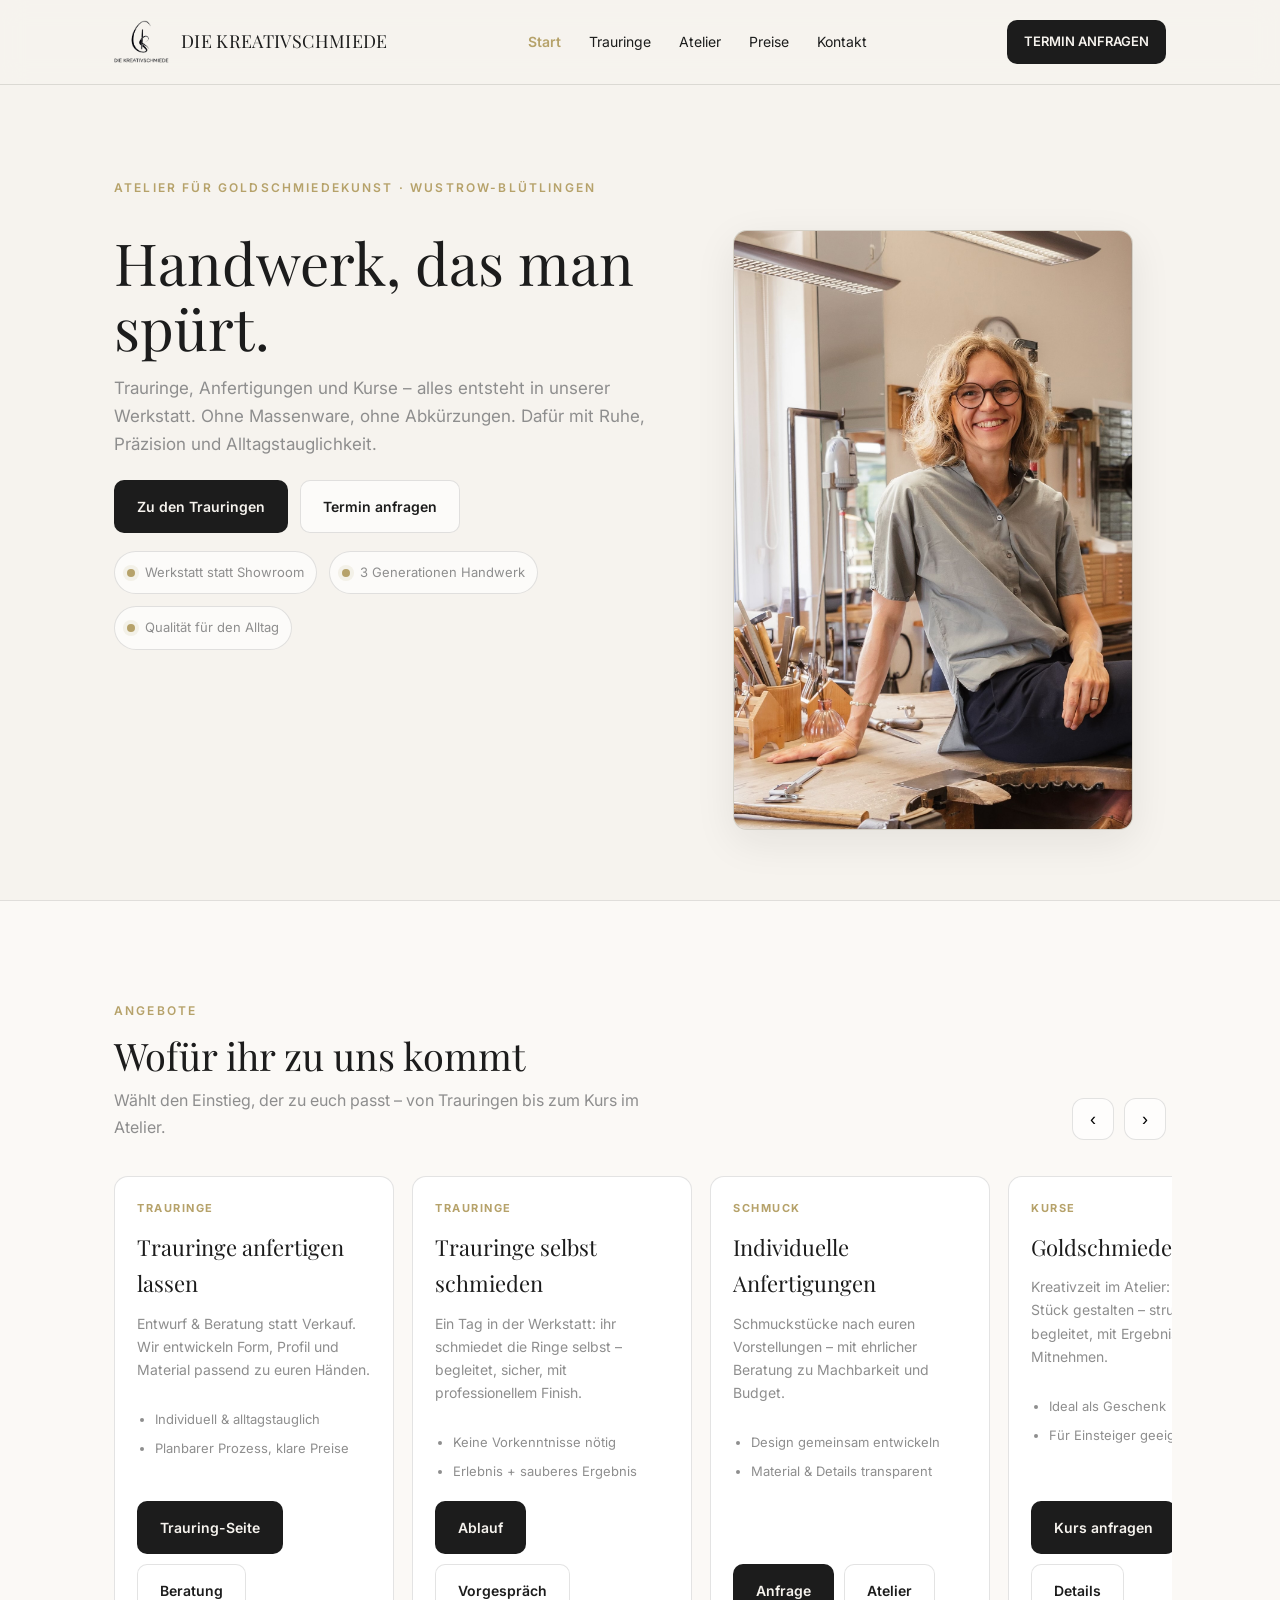
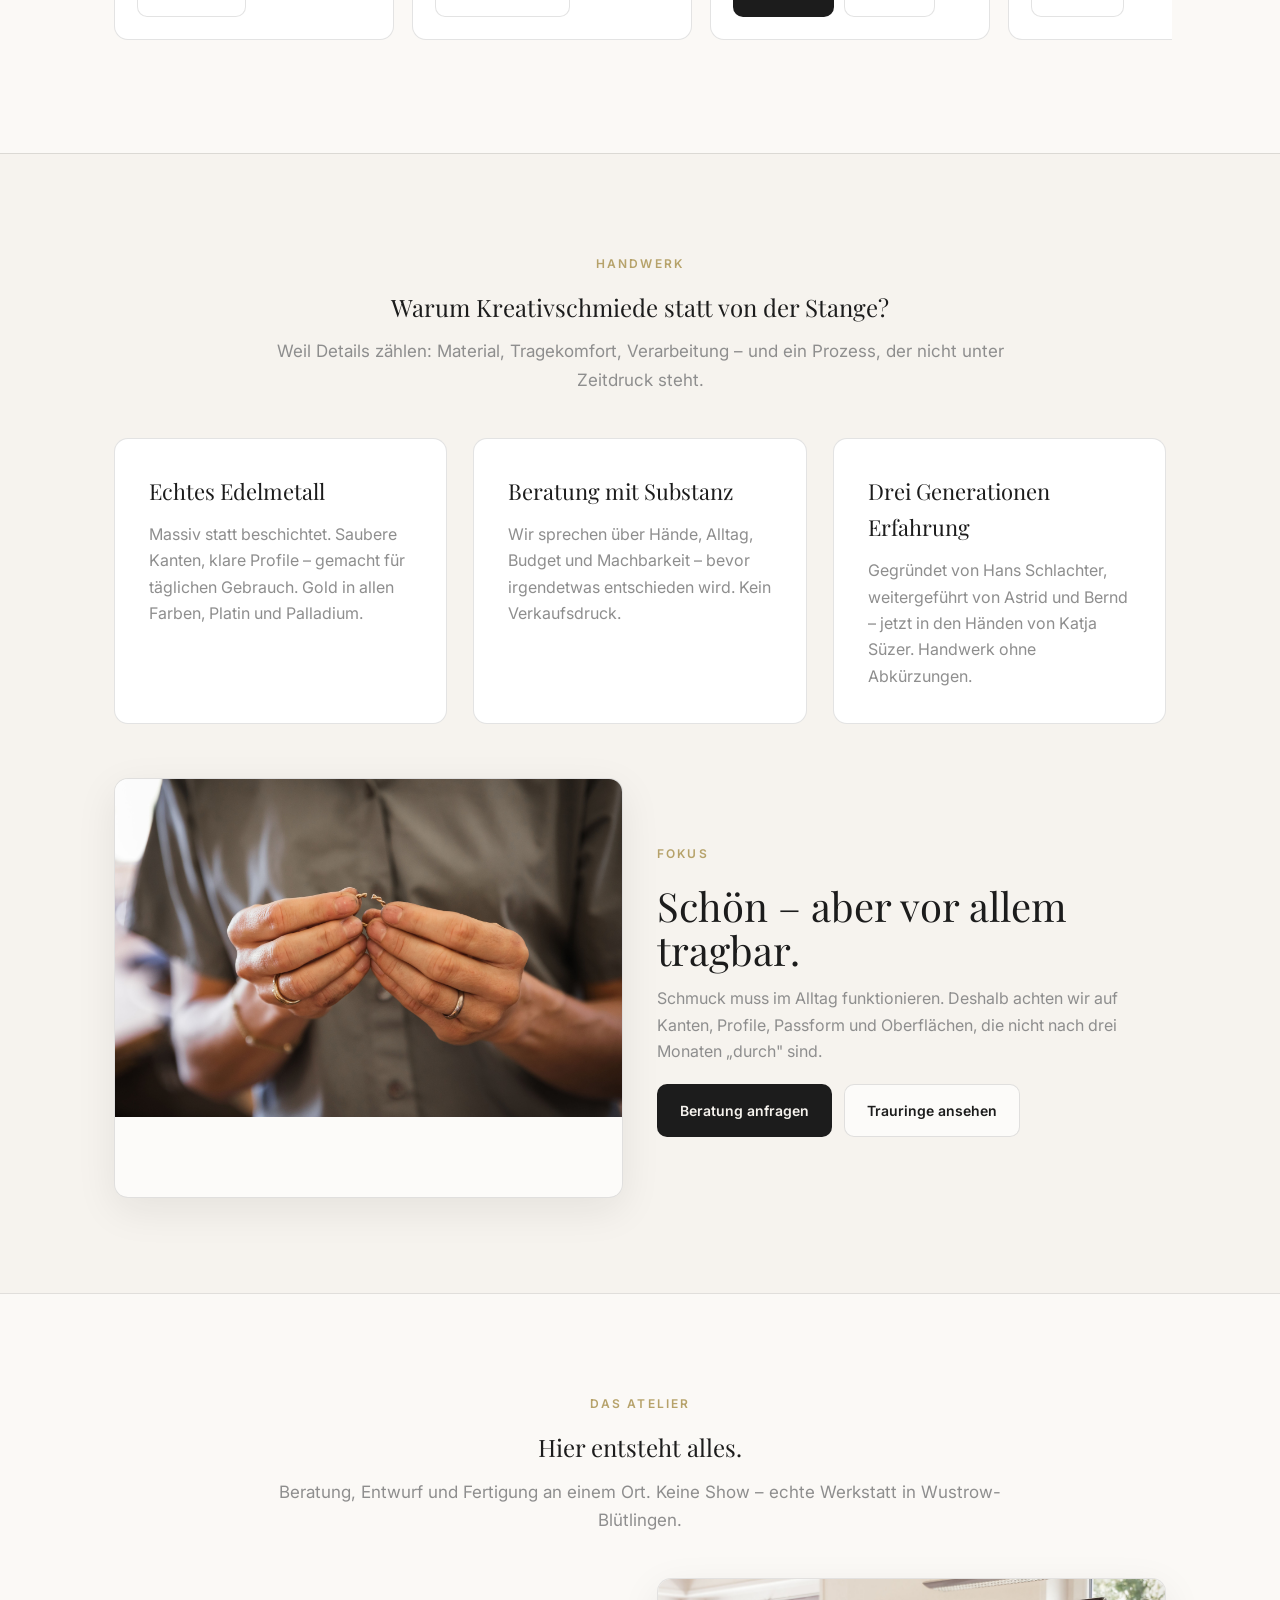
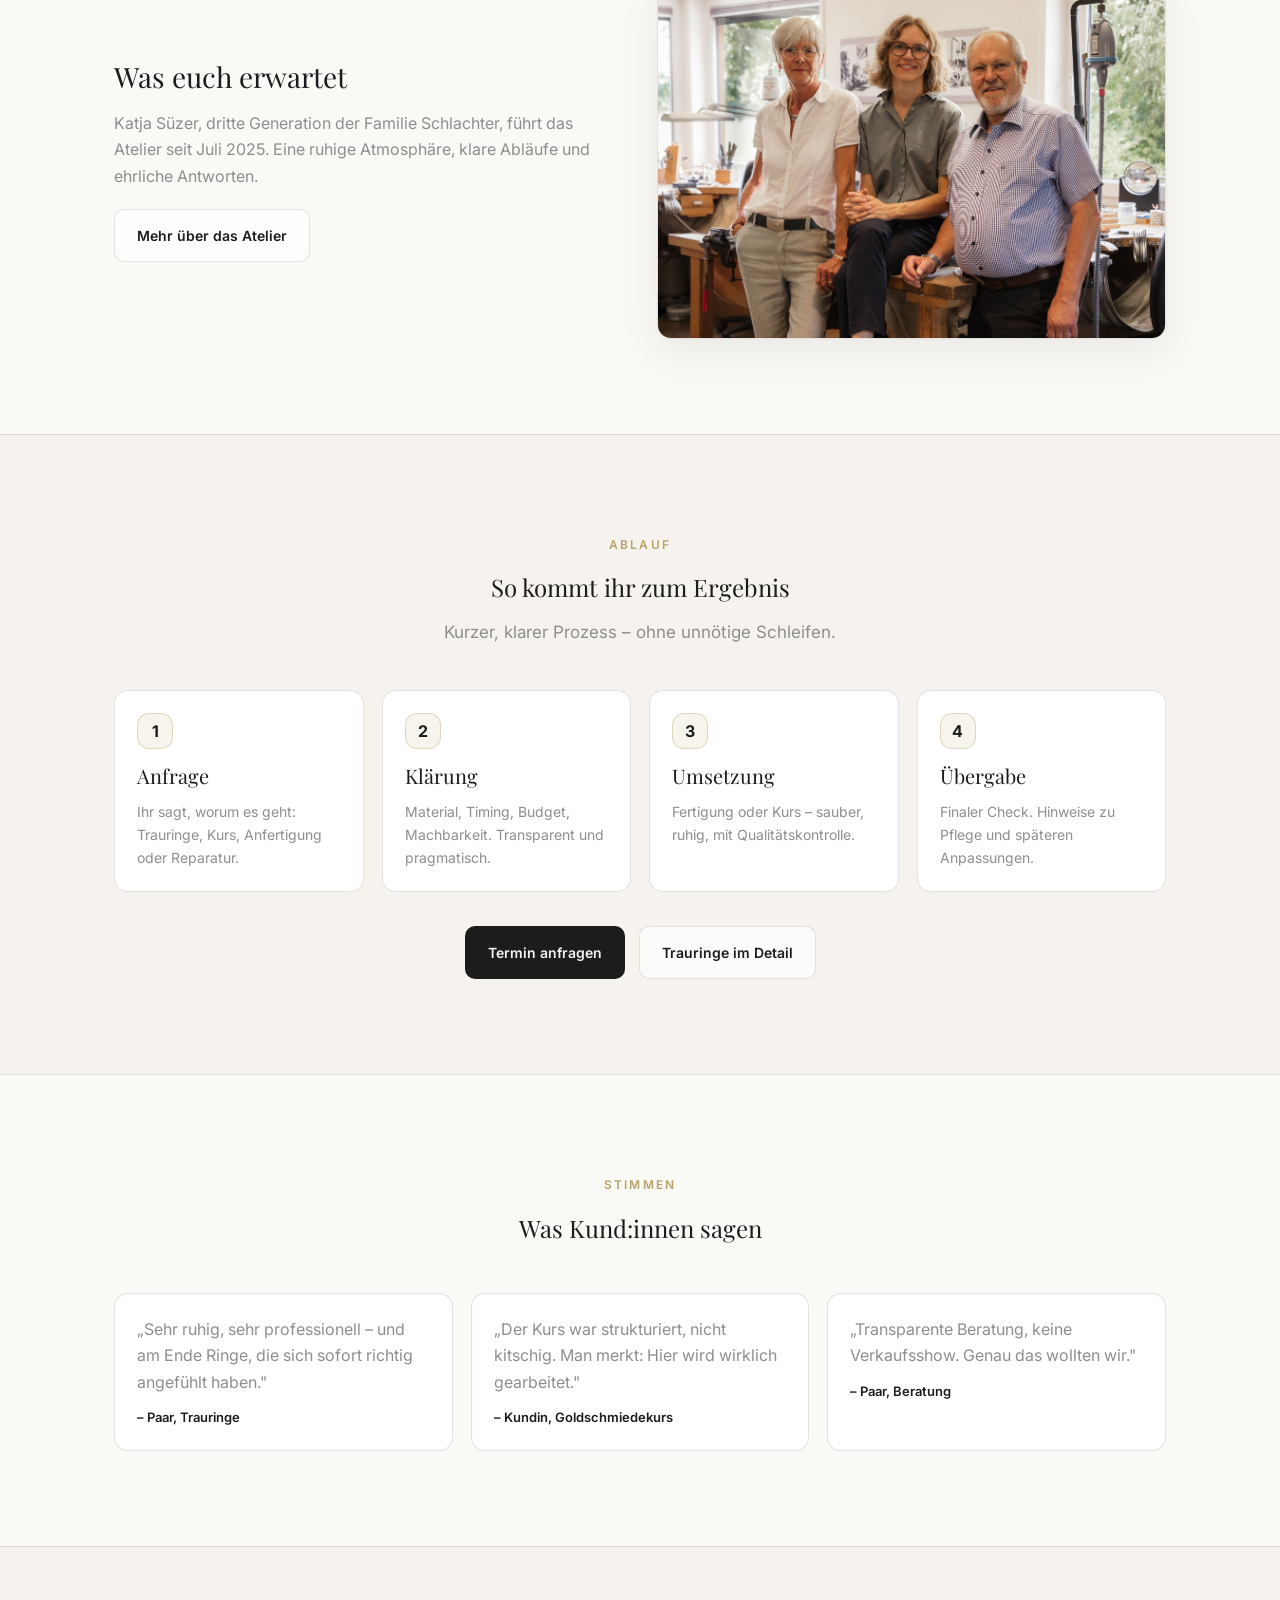
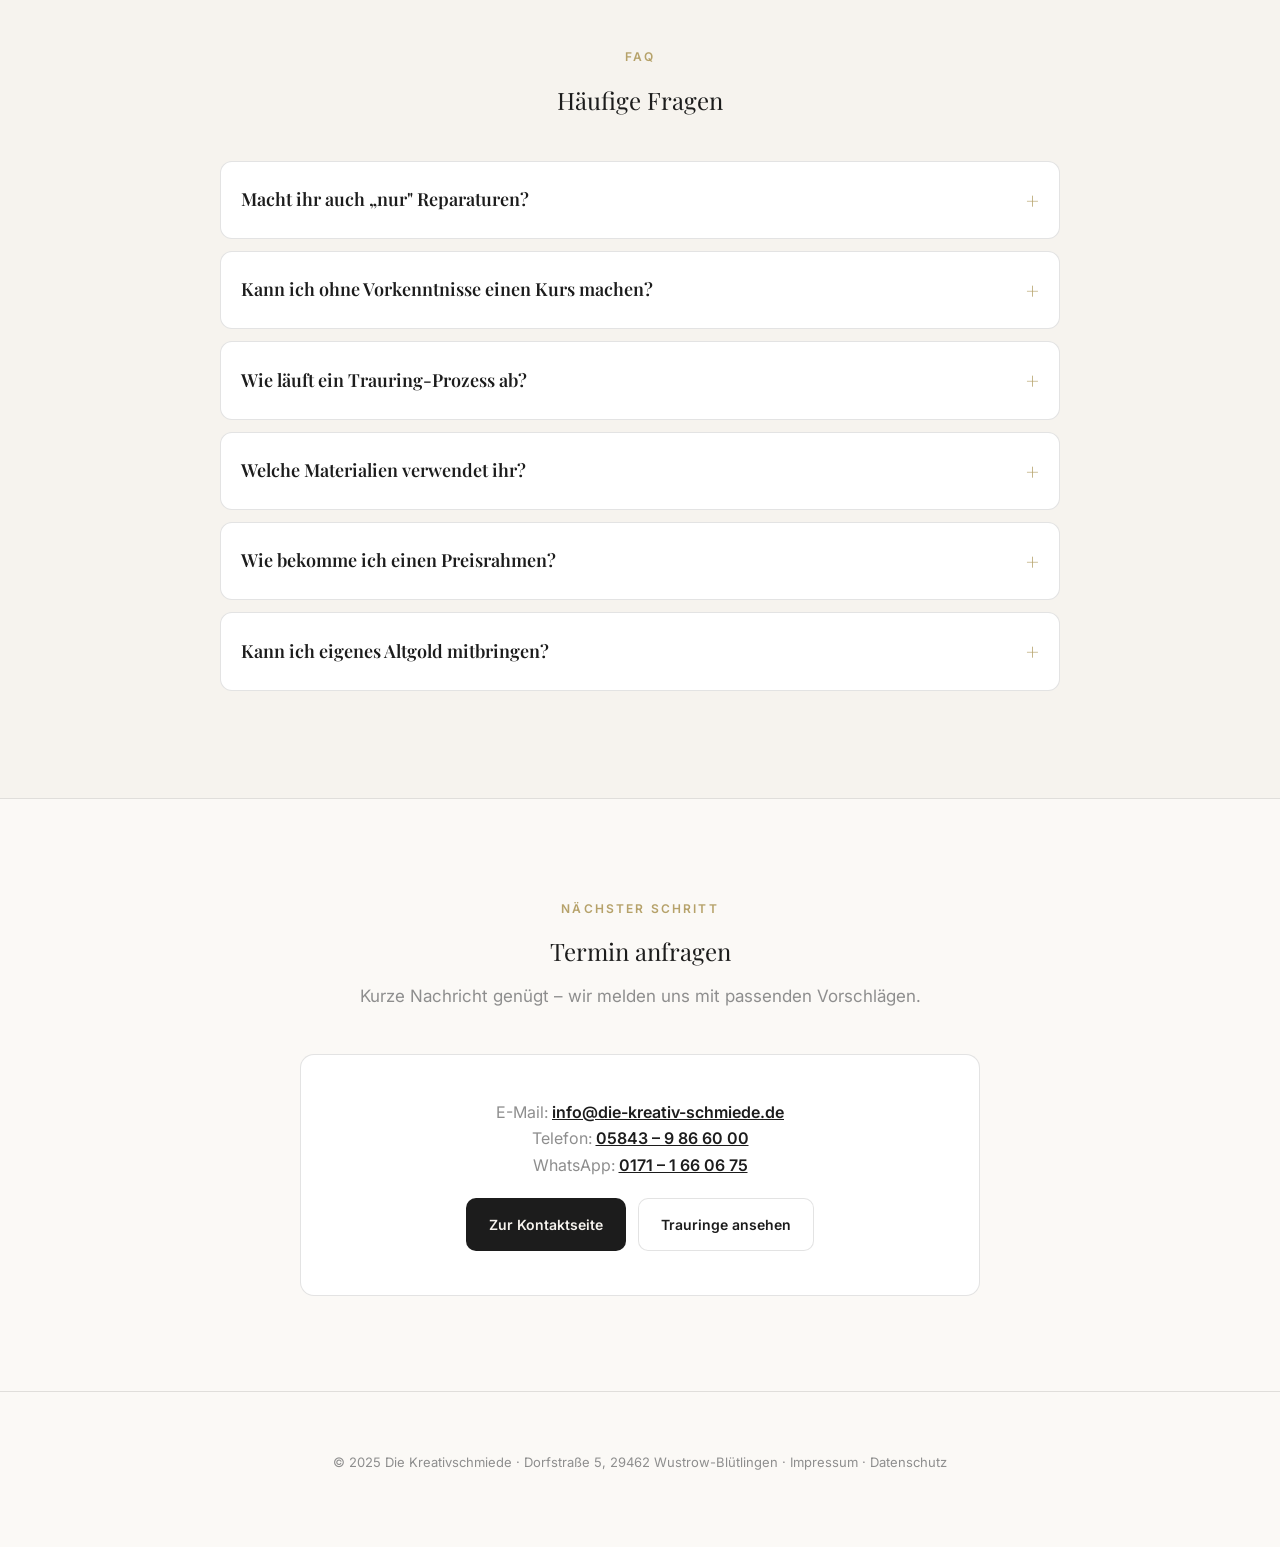
<file: index.html>
<!doctype html>
<html lang="de">
<head>
  <meta charset="utf-8" />
  <meta name="viewport" content="width=device-width, initial-scale=1" />
  <title>Goldschmiede Wustrow-Blütlingen | Trauringe & Kurse – Die Kreativschmiede</title>
  <meta name="description" content="Atelier für Trauringe, individuelle Anfertigungen und Goldschmiedekurse in Wustrow-Blütlingen. Handwerkliche Qualität seit 3 Generationen – persönlich, präzise, alltagstauglich." />
  <link rel="canonical" href="https://www.die-kreativ-schmiede.de/" />

  <!-- Preconnect für schnelleres Font-Laden -->
  <link rel="preconnect" href="https://fonts.googleapis.com" />
  <link rel="preconnect" href="https://fonts.gstatic.com" crossorigin />

  <!-- Open Graph -->
  <meta property="og:type" content="website" />
  <meta property="og:url" content="https://www.die-kreativ-schmiede.de/" />
  <meta property="og:title" content="Die Kreativschmiede – Goldschmiede Wustrow-Blütlingen" />
  <meta property="og:description" content="Trauringe anfertigen oder selbst schmieden, individuelle Anfertigungen und Goldschmiedekurse. Werkstattqualität seit 3 Generationen." />
  <meta property="og:image" content="https://www.die-kreativ-schmiede.de/images/atelier_uebermich.jpg" />
  <meta property="og:locale" content="de_DE" />
  <meta property="og:site_name" content="Die Kreativschmiede" />
  <meta name="twitter:card" content="summary_large_image" />

  <!-- Structured Data: LocalBusiness -->
  <script type="application/ld+json">
  {
    "@context": "https://schema.org",
    "@type": "JewelryStore",
    "name": "Die Kreativschmiede",
    "description": "Atelier für Trauringe, individuelle Anfertigungen und Goldschmiedekurse in Wustrow-Blütlingen. Drei Generationen Goldschmiedehandwerk.",
    "url": "https://www.die-kreativ-schmiede.de",
    "telephone": ["+4958439866000", "+491711660675"],
    "email": "info@die-kreativ-schmiede.de",
    "address": {
      "@type": "PostalAddress",
      "streetAddress": "Dorfstraße 5",
      "addressLocality": "Wustrow",
      "addressRegion": "Niedersachsen",
      "postalCode": "29462",
      "addressCountry": "DE"
    },
    "geo": {
      "@type": "GeoCoordinates",
      "latitude": 52.9176,
      "longitude": 11.1205
    },
    "openingHoursSpecification": [
      {
        "@type": "OpeningHoursSpecification",
        "dayOfWeek": ["Thursday", "Friday"],
        "opens": "09:30",
        "closes": "17:00"
      }
    ],
    "priceRange": "€€",
    "image": "https://www.die-kreativ-schmiede.de/images/atelier_uebermich.jpg",
    "hasMap": "https://maps.google.com/?q=Die+Kreativschmiede,+Dorfstra%C3%9Fe+5,+29462+Wustrow"
  }
  </script>

  <link rel="stylesheet" href="css/style.css" />

  <style>
    /* ---- Page-specific ---- */

    /* Hero */
    .home-hero {
      padding: 88px 0 70px;
    }
    .hero-grid {
      display: grid;
      grid-template-columns: 1.15fr 0.85fr;
      gap: 34px;
      align-items: start;
      margin-top: 18px;
    }
    .home-hero h1 {
      font-size: clamp(34px, 5vw, 58px);
      line-height: 1.12;
      margin-bottom: 14px;
    }
    .home-hero p.intro {
      font-size: 17px;
      color: var(--muted);
      margin: 0 0 22px;
      max-width: 560px;
    }
    .hero-media {
      border-radius: var(--radius);
      overflow: hidden;
      border: 1px solid var(--line);
      box-shadow: var(--shadow);
      background: var(--accent-soft);
      /* Aspect ratio passend zum Hochformat-Bild (1329×2477 ≈ 8:15) */
      aspect-ratio: 4 / 6;
      max-height: 600px;
    }
    .hero-media img {
      width: 100%;
      height: 100%;
      object-fit: cover;
      object-position: center 8%;
      display: block;
    }

    /* Offers carousel */
    .offers { background: var(--surface-2); }

    .offers-head {
      display: flex;
      align-items: flex-end;
      justify-content: space-between;
      gap: 18px;
      margin-bottom: 26px;
    }
    .offers-head h2 { font-size: 38px; line-height: 1.12; }
    .offers-head p  { max-width: 560px; margin: 10px 0 0; color: var(--muted); }

    .offers-nav { display: flex; gap: 10px; align-items: center; }

    .icon-btn {
      width: 42px; height: 42px;
      border-radius: 12px;
      border: 1px solid var(--line);
      background: rgba(255,255,255,0.7);
      cursor: pointer; transition: 0.2s;
      font-size: 18px; line-height: 1;
    }
    .icon-btn:hover {
      background: rgba(255,255,255,0.95);
      border-color: rgba(28,28,28,0.22);
      transform: translateY(-1px);
    }

    .offers-track {
      display: grid;
      grid-auto-flow: column;
      grid-auto-columns: minmax(280px, 340px);
      gap: 18px;
      overflow-x: auto;
      padding: 10px 6px 18px;
      margin: 0 -6px;
      scroll-snap-type: x mandatory;
      scroll-padding-left: 6px;
      -webkit-overflow-scrolling: touch;
    }
    .offers-track::-webkit-scrollbar { height: 8px; }
    .offers-track::-webkit-scrollbar-thumb { background: rgba(28,28,28,0.14); border-radius: 999px; }
    .offers-track::-webkit-scrollbar-track { background: transparent; }

    .offer-card {
      scroll-snap-align: start;
      background: var(--surface);
      border: 1px solid var(--line);
      border-radius: var(--radius);
      padding: 22px;
      transition: box-shadow 0.25s, transform 0.25s, border-color 0.25s;
      min-height: 280px;
      display: flex;
      flex-direction: column;
      gap: 10px;
    }
    .offer-card:hover {
      box-shadow: var(--shadow);
      transform: translateY(-2px);
      border-color: rgba(182,162,106,0.55);
    }
    .offer-kicker {
      font-size: 11px;
      letter-spacing: 0.14em;
      text-transform: uppercase;
      color: var(--accent);
      font-weight: 700;
    }
    .offer-card h3 { font-size: 22px; margin-top: 2px; }
    .offer-card > p { color: var(--muted); margin: 0; font-size: 14px; }

    .offer-bullets {
      margin: 10px 0 0;
      padding-left: 18px;
      color: var(--muted);
      font-size: 13px;
    }
    .offer-bullets li { margin: 8px 0; }

    .offer-actions {
      margin-top: auto;
      display: flex;
      gap: 10px;
      flex-wrap: wrap;
    }

    /* Highlight split */
    .highlight-split {
      display: grid;
      grid-template-columns: 1fr 1fr;
      gap: 34px;
      align-items: center;
      margin-top: 54px;
    }
    .highlight-split .media { min-height: 420px; }

    @media (max-width: 900px) {
      .hero-grid     { grid-template-columns: 1fr; }
      .hero-media    { aspect-ratio: 3 / 2; max-height: 380px; }
      .offers-head   { flex-direction: column; align-items: flex-start; }
      .offers-head h2 { font-size: 30px; }
      .highlight-split { grid-template-columns: 1fr; }
    }
    @media (max-width: 768px) {
      .home-hero { padding: 60px 0 50px; }
      .hero-media { aspect-ratio: 3 / 2; max-height: 300px; }
    }
  </style>
</head>

<body>

  <!-- NAV -->
  <nav class="nav" aria-label="Hauptnavigation">
    <div class="wrap nav-inner">
      <a href="index.html" class="brand" aria-label="Startseite">
        <img src="images/Kreativschmiede-Logo-transparent%20copy.png" alt="Die Kreativschmiede Logo" class="brand-logo" />
        <span>DIE KREATIVSCHMIEDE</span>
      </a>
      <div class="menu">
        <a href="index.html" class="active">Start</a>
        <a href="trauringe.html">Trauringe</a>
        <a href="atelier.html">Atelier</a>
        <a href="preise.html">Preise</a>
        <a href="kontakt.html">Kontakt</a>
      </div>
      <div class="cta-group">
        <a href="kontakt.html#termin" class="btn btn-primary btn-sm">TERMIN ANFRAGEN</a>
      </div>
    </div>
  </nav>

  <!-- HERO -->
  <header class="home-hero" id="top">
    <div class="wrap">
      <span class="kicker">Atelier für Goldschmiedekunst · Wustrow-Blütlingen</span>
      <div class="hero-grid">
        <div>
          <h1>Handwerk, das man spürt.</h1>
          <p class="intro">Trauringe, Anfertigungen und Kurse – alles entsteht in unserer Werkstatt. Ohne Massenware, ohne Abkürzungen. Dafür mit Ruhe, Präzision und Alltagstauglichkeit.</p>

          <div class="cta-group" style="justify-content:flex-start;">
            <a href="trauringe.html" class="btn btn-primary">Zu den Trauringen</a>
            <a href="kontakt.html#termin" class="btn btn-outline">Termin anfragen</a>
          </div>

          <div class="micro-proof" aria-label="Vertrauenssignale">
            <span class="micro-pill"><span class="dot"></span>Werkstatt statt Showroom</span>
            <span class="micro-pill"><span class="dot"></span>3 Generationen Handwerk</span>
            <span class="micro-pill"><span class="dot"></span>Qualität für den Alltag</span>
          </div>
        </div>

        <div class="hero-media">
          <img src="images/atelier_uebermich.jpg" alt="Katja Süzer in der Goldschmiedewerkstatt der Kreativschmiede" width="1329" height="2477" loading="eager" fetchpriority="high" />
        </div>
      </div>
    </div>
  </header>

  <!-- ANGEBOTE CAROUSEL -->
  <section class="offers" id="angebote">
    <div class="wrap">
      <div class="offers-head">
        <div>
          <span class="kicker">Angebote</span>
          <h2>Wofür ihr zu uns kommt</h2>
          <p>Wählt den Einstieg, der zu euch passt – von Trauringen bis zum Kurs im Atelier.</p>
        </div>
        <div class="offers-nav">
          <button class="icon-btn" data-offers-prev aria-label="Zurück">‹</button>
          <button class="icon-btn" data-offers-next aria-label="Weiter">›</button>
        </div>
      </div>

      <div class="offers-track" id="offersTrack" tabindex="0">

        <article class="offer-card">
          <div class="offer-kicker">Trauringe</div>
          <h3>Trauringe anfertigen lassen</h3>
          <p>Entwurf & Beratung statt Verkauf. Wir entwickeln Form, Profil und Material passend zu euren Händen.</p>
          <ul class="offer-bullets">
            <li>Individuell & alltagstauglich</li>
            <li>Planbarer Prozess, klare Preise</li>
          </ul>
          <div class="offer-actions">
            <a class="btn btn-primary" href="trauringe.html">Trauring-Seite</a>
            <a class="btn btn-outline" href="kontakt.html#termin">Beratung</a>
          </div>
        </article>

        <article class="offer-card">
          <div class="offer-kicker">Trauringe</div>
          <h3>Trauringe selbst schmieden</h3>
          <p>Ein Tag in der Werkstatt: ihr schmiedet die Ringe selbst – begleitet, sicher, mit professionellem Finish.</p>
          <ul class="offer-bullets">
            <li>Keine Vorkenntnisse nötig</li>
            <li>Erlebnis + sauberes Ergebnis</li>
          </ul>
          <div class="offer-actions">
            <a class="btn btn-primary" href="trauringe.html#selbst-schmieden">Ablauf</a>
            <a class="btn btn-outline" href="kontakt.html#termin">Vorgespräch</a>
          </div>
        </article>

        <article class="offer-card">
          <div class="offer-kicker">Schmuck</div>
          <h3>Individuelle Anfertigungen</h3>
          <p>Schmuckstücke nach euren Vorstellungen – mit ehrlicher Beratung zu Machbarkeit und Budget.</p>
          <ul class="offer-bullets">
            <li>Design gemeinsam entwickeln</li>
            <li>Material & Details transparent</li>
          </ul>
          <div class="offer-actions">
            <a class="btn btn-primary" href="kontakt.html#termin">Anfrage</a>
            <a class="btn btn-outline" href="atelier.html">Atelier</a>
          </div>
        </article>

        <article class="offer-card">
          <div class="offer-kicker">Kurse</div>
          <h3>Goldschmiedekurse</h3>
          <p>Kreativzeit im Atelier: ein eigenes Stück gestalten – strukturiert, begleitet, mit Ergebnis zum Mitnehmen.</p>
          <ul class="offer-bullets">
            <li>Ideal als Geschenk</li>
            <li>Für Einsteiger geeignet</li>
          </ul>
          <div class="offer-actions">
            <a class="btn btn-primary" href="kontakt.html#termin">Kurs anfragen</a>
            <a class="btn btn-outline" href="atelier.html#kurse">Details</a>
          </div>
        </article>

        <article class="offer-card">
          <div class="offer-kicker">Service</div>
          <h3>Reparaturen & Anpassungen</h3>
          <p>Ring zu eng, Kette gerissen, Stein locker? Wir prüfen, erklären Optionen und setzen fachgerecht um.</p>
          <ul class="offer-bullets">
            <li>Klare Einschätzung vorab</li>
            <li>Saubere Ausführung</li>
          </ul>
          <div class="offer-actions">
            <a class="btn btn-primary" href="kontakt.html#termin">Anfrage</a>
          </div>
        </article>

      </div>
    </div>
  </section>

  <!-- HANDWERK / TRUST -->
  <section id="handwerk">
    <div class="wrap">
      <div class="center">
        <span class="kicker">Handwerk</span>
        <h2>Warum Kreativschmiede statt von der Stange?</h2>
        <p class="lead">Weil Details zählen: Material, Tragekomfort, Verarbeitung – und ein Prozess, der nicht unter Zeitdruck steht.</p>
      </div>

      <div class="grid">
        <div class="card">
          <h3>Echtes Edelmetall</h3>
          <p>Massiv statt beschichtet. Saubere Kanten, klare Profile – gemacht für täglichen Gebrauch. Gold in allen Farben, Platin und Palladium.</p>
        </div>
        <div class="card">
          <h3>Beratung mit Substanz</h3>
          <p>Wir sprechen über Hände, Alltag, Budget und Machbarkeit – bevor irgendetwas entschieden wird. Kein Verkaufsdruck.</p>
        </div>
        <div class="card">
          <h3>Drei Generationen Erfahrung</h3>
          <p>Gegründet von Hans Schlachter, weitergeführt von Astrid und Bernd – jetzt in den Händen von Katja Süzer. Handwerk ohne Abkürzungen.</p>
        </div>
      </div>

      <div class="highlight-split">
        <div class="media">
          <img src="images/workshop-hands.jpg" alt="Goldschmiedearbeit – Hände bei der Arbeit in der Kreativschmiede" width="3600" height="2400" loading="lazy" />
        </div>
        <div>
          <span class="kicker">Fokus</span>
          <h2 style="font-size: 40px; line-height: 1.12; margin-top: 6px;">Schön – aber vor allem tragbar.</h2>
          <p style="color: var(--muted); margin-top: 12px; margin-bottom: 20px;">
            Schmuck muss im Alltag funktionieren. Deshalb achten wir auf Kanten, Profile, Passform und Oberflächen, die nicht nach drei Monaten „durch" sind.
          </p>
          <div class="cta-group" style="justify-content:flex-start;">
            <a href="kontakt.html#termin" class="btn btn-primary">Beratung anfragen</a>
            <a href="trauringe.html" class="btn btn-outline">Trauringe ansehen</a>
          </div>
        </div>
      </div>
    </div>
  </section>

  <!-- ATELIER KURZVORSCHAU -->
  <section id="atelier" style="background: var(--surface-2);">
    <div class="wrap">
      <div class="center">
        <span class="kicker">Das Atelier</span>
        <h2>Hier entsteht alles.</h2>
        <p class="lead">Beratung, Entwurf und Fertigung an einem Ort. Keine Show – echte Werkstatt in Wustrow-Blütlingen.</p>
      </div>

      <div class="split">
        <div>
          <h3 style="font-size: 28px; margin-bottom: 10px;">Was euch erwartet</h3>
          <p style="color: var(--muted); margin: 0 0 20px;">
            Katja Süzer, dritte Generation der Familie Schlachter, führt das Atelier seit Juli 2025. Eine ruhige Atmosphäre, klare Abläufe und ehrliche Antworten.
          </p>
          <a href="atelier.html" class="btn btn-outline">Mehr über das Atelier</a>
        </div>

        <div class="media">
          <img src="images/EG_01956.jpeg" alt="Familie Schlachter – drei Generationen in der Werkstatt der Kreativschmiede" width="2135" height="1512" loading="lazy" />
        </div>
      </div>
    </div>
  </section>

  <!-- ABLAUF -->
  <section id="ablauf">
    <div class="wrap">
      <div class="center">
        <span class="kicker">Ablauf</span>
        <h2>So kommt ihr zum Ergebnis</h2>
        <p class="lead">Kurzer, klarer Prozess – ohne unnötige Schleifen.</p>
      </div>

      <div class="steps">
        <div class="step">
          <div class="num">1</div>
          <h3>Anfrage</h3>
          <p>Ihr sagt, worum es geht: Trauringe, Kurs, Anfertigung oder Reparatur.</p>
        </div>
        <div class="step">
          <div class="num">2</div>
          <h3>Klärung</h3>
          <p>Material, Timing, Budget, Machbarkeit. Transparent und pragmatisch.</p>
        </div>
        <div class="step">
          <div class="num">3</div>
          <h3>Umsetzung</h3>
          <p>Fertigung oder Kurs – sauber, ruhig, mit Qualitätskontrolle.</p>
        </div>
        <div class="step">
          <div class="num">4</div>
          <h3>Übergabe</h3>
          <p>Finaler Check. Hinweise zu Pflege und späteren Anpassungen.</p>
        </div>
      </div>

      <div class="center" style="margin-top: 34px;">
        <a href="kontakt.html#termin" class="btn btn-primary">Termin anfragen</a>
        <a href="trauringe.html" class="btn btn-outline" style="margin-left: 10px;">Trauringe im Detail</a>
      </div>
    </div>
  </section>

  <!-- STIMMEN -->
  <section id="stimmen" style="background: var(--surface-2);">
    <div class="wrap">
      <div class="center">
        <span class="kicker">Stimmen</span>
        <h2>Was Kund:innen sagen</h2>
      </div>
      <div class="quotes">
        <div class="quote">
          <p>„Sehr ruhig, sehr professionell – und am Ende Ringe, die sich sofort richtig angefühlt haben."</p>
          <div class="who">– Paar, Trauringe</div>
        </div>
        <div class="quote">
          <p>„Der Kurs war strukturiert, nicht kitschig. Man merkt: Hier wird wirklich gearbeitet."</p>
          <div class="who">– Kundin, Goldschmiedekurs</div>
        </div>
        <div class="quote">
          <p>„Transparente Beratung, keine Verkaufsshow. Genau das wollten wir."</p>
          <div class="who">– Paar, Beratung</div>
        </div>
      </div>
    </div>
  </section>

  <!-- FAQ -->
  <section id="faq">
    <div class="wrap">
      <div class="center">
        <span class="kicker">FAQ</span>
        <h2>Häufige Fragen</h2>
      </div>
      <div class="faq-container">
        <details>
          <summary>Macht ihr auch „nur" Reparaturen?</summary>
          <p>Ja. Wir prüfen den Zustand, erklären Optionen und sagen ehrlich, was sinnvoll ist.</p>
        </details>
        <details>
          <summary>Kann ich ohne Vorkenntnisse einen Kurs machen?</summary>
          <p>Ja. Der Kurs ist so aufgebaut, dass Einsteiger sicher zum Ergebnis kommen. Astrid und Bernd Schlachter begleiten euch Schritt für Schritt.</p>
        </details>
        <details>
          <summary>Wie läuft ein Trauring-Prozess ab?</summary>
          <p>Für Trauringe haben wir eine eigene Seite – dort findet ihr die zwei Wege (Anfertigung oder selbst schmieden) inkl. Ablauf und Preisen.</p>
        </details>
        <details>
          <summary>Welche Materialien verwendet ihr?</summary>
          <p>Gold (Gelb-, Weiß-, Roségold) in 333er, 585er und 750er, Platin und Palladium – massiv, keine Beschichtungen.</p>
        </details>
        <details>
          <summary>Wie bekomme ich einen Preisrahmen?</summary>
          <p>Nach einem kurzen Gespräch zu Material, Breite und Aufwand. Wir geben einen klaren Rahmen, bevor es konkret wird. Alle Preise auch auf unserer Preisseite.</p>
        </details>
        <details>
          <summary>Kann ich eigenes Altgold mitbringen?</summary>
          <p>Ja. Wir rechnen euer Altgold zum fairen Tagespreis an und können es für eure neuen Ringe verwenden.</p>
        </details>
      </div>
    </div>
  </section>

  <!-- CTA KONTAKT -->
  <section id="termin" style="background: var(--surface-2);">
    <div class="wrap">
      <div class="center">
        <span class="kicker">Nächster Schritt</span>
        <h2>Termin anfragen</h2>
        <p class="lead">Kurze Nachricht genügt – wir melden uns mit passenden Vorschlägen.</p>
      </div>

      <div style="max-width: 680px; margin: 44px auto 0; background: var(--surface); padding: 44px; border-radius: var(--radius); border: 1px solid var(--line); text-align: center;">
        <p style="color: var(--muted); margin-bottom: 20px;">
          E-Mail: <a href="mailto:info@die-kreativ-schmiede.de" style="color: var(--text); font-weight: 600;">info@die-kreativ-schmiede.de</a><br>
          Telefon: <a href="tel:+4958439866000" style="color: var(--text); font-weight: 600;">05843 – 9 86 60 00</a><br>
          WhatsApp: <a href="https://wa.me/491711660675" style="color: var(--text); font-weight: 600;">0171 – 1 66 06 75</a>
        </p>
        <div class="cta-group">
          <a href="kontakt.html#termin" class="btn btn-primary">Zur Kontaktseite</a>
          <a href="trauringe.html" class="btn btn-outline">Trauringe ansehen</a>
        </div>
      </div>
    </div>
  </section>

  <footer>
    <div class="wrap">
      <p>&copy; 2025 Die Kreativschmiede · Dorfstraße 5, 29462 Wustrow-Blütlingen ·
        <a href="impressum.html">Impressum</a> · <a href="datenschutz.html">Datenschutz</a>
      </p>
    </div>
  </footer>

  <script>
    (function () {
      const track = document.getElementById('offersTrack');
      if (!track) return;
      const next = document.querySelector('[data-offers-next]');
      const prev = document.querySelector('[data-offers-prev]');
      const scrollByCard = (dir) => {
        const card = track.querySelector('.offer-card');
        const step = card ? card.getBoundingClientRect().width + 18 : 320;
        track.scrollBy({ left: dir * step, behavior: 'smooth' });
      };
      if (next) next.addEventListener('click', () => scrollByCard(1));
      if (prev) prev.addEventListener('click', () => scrollByCard(-1));
    })();
  </script>

</body>
</html>
</file>
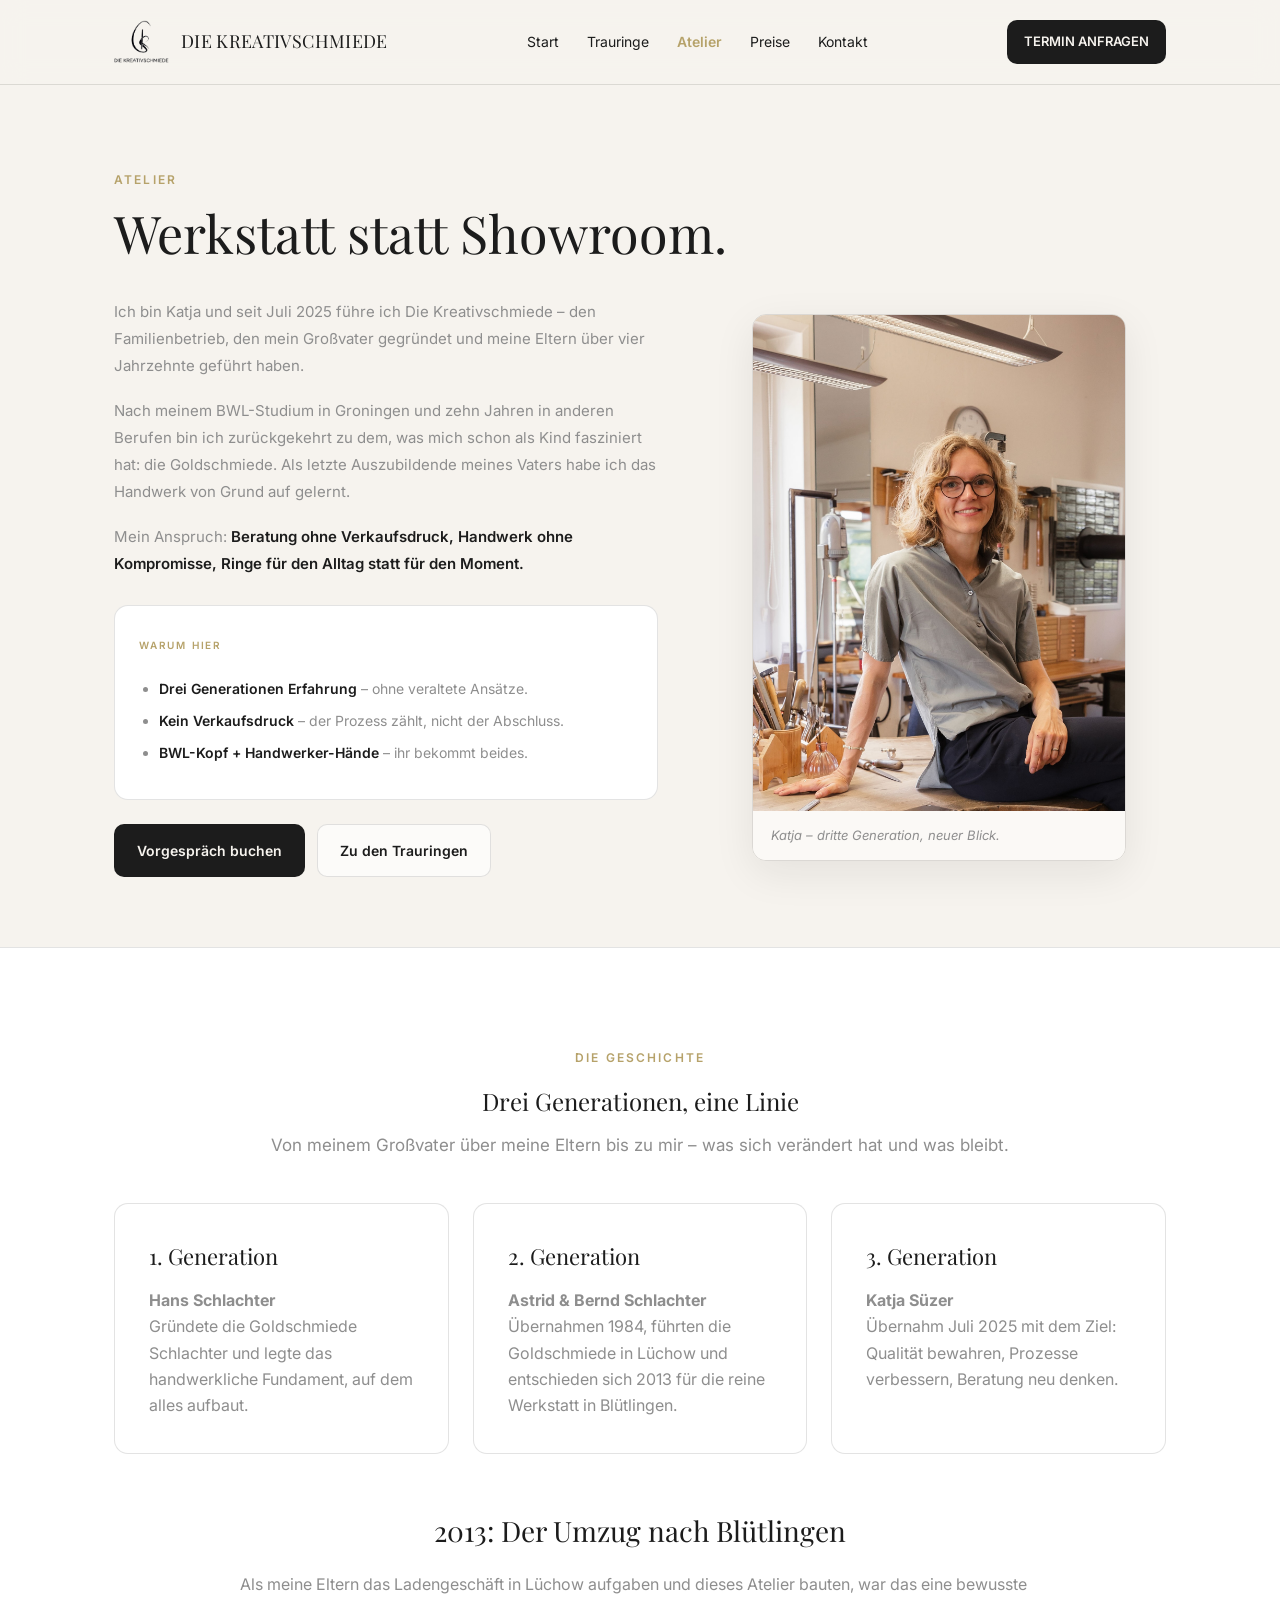
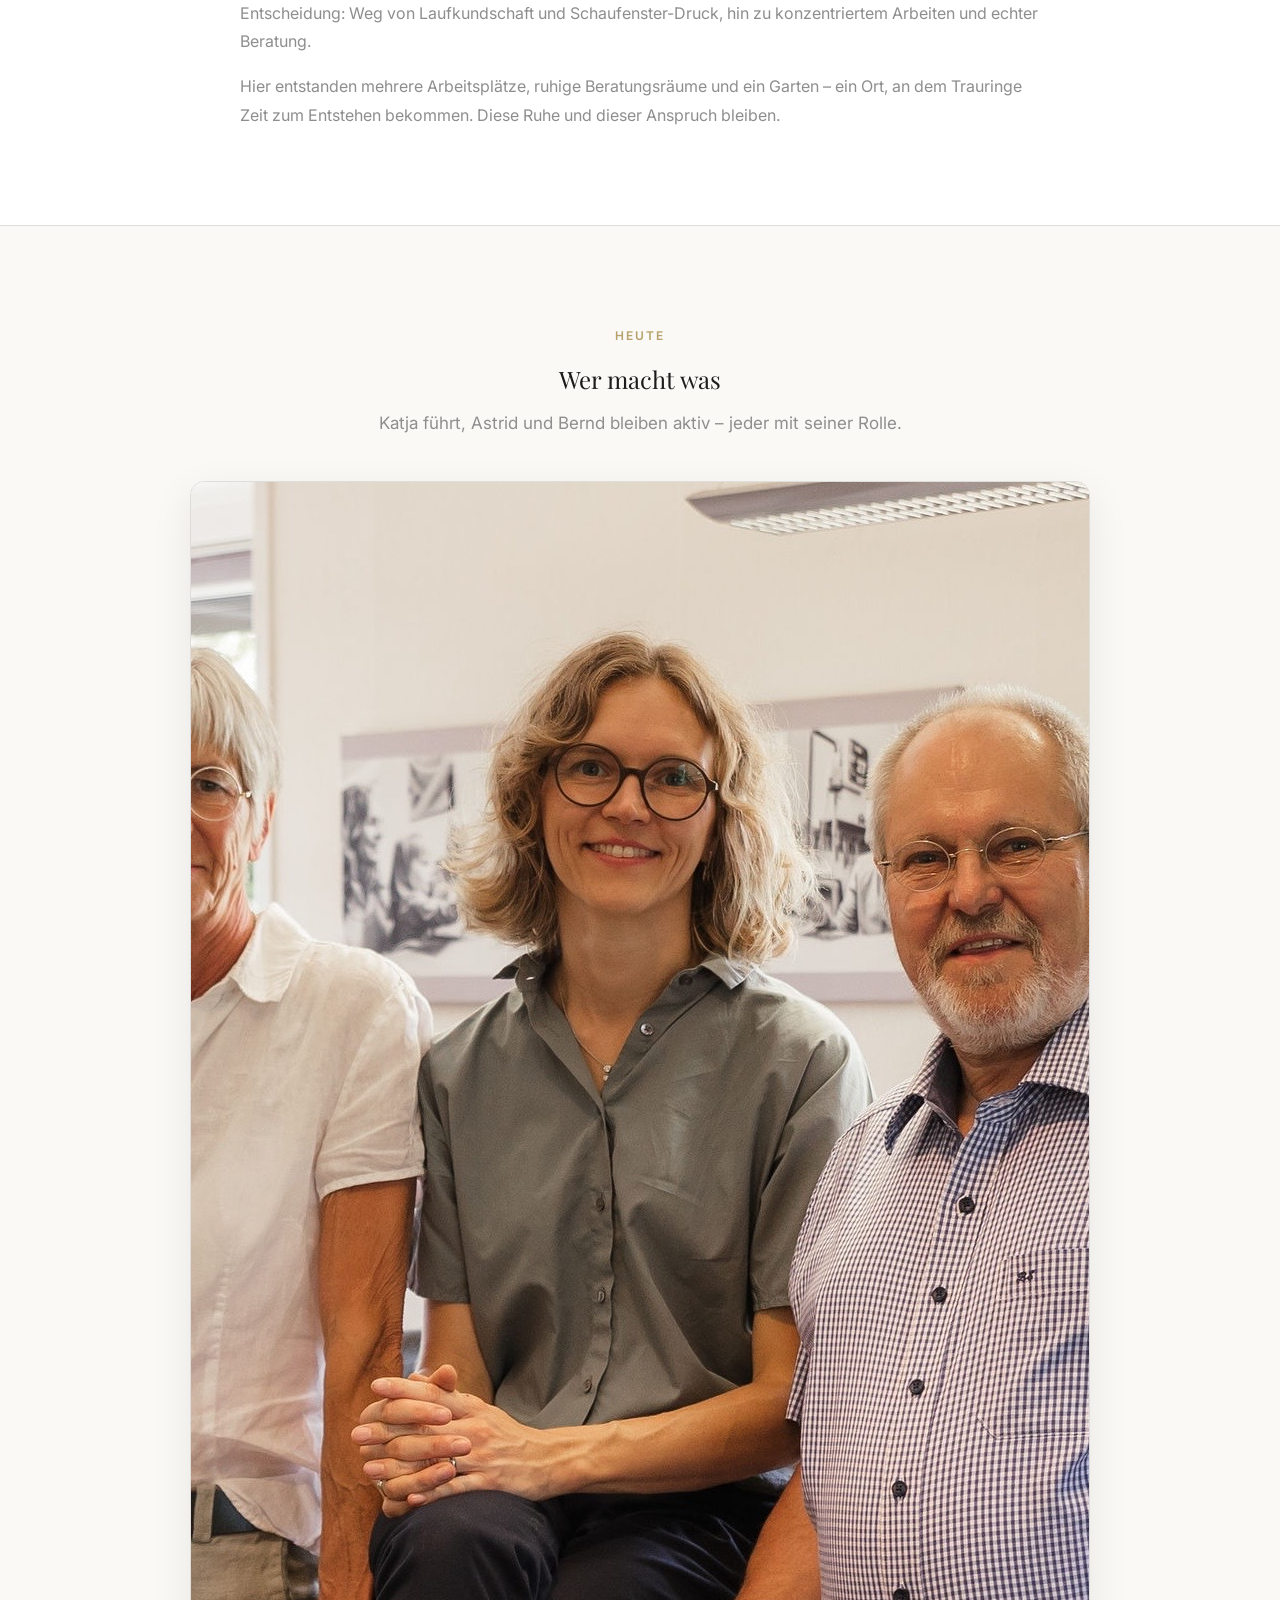
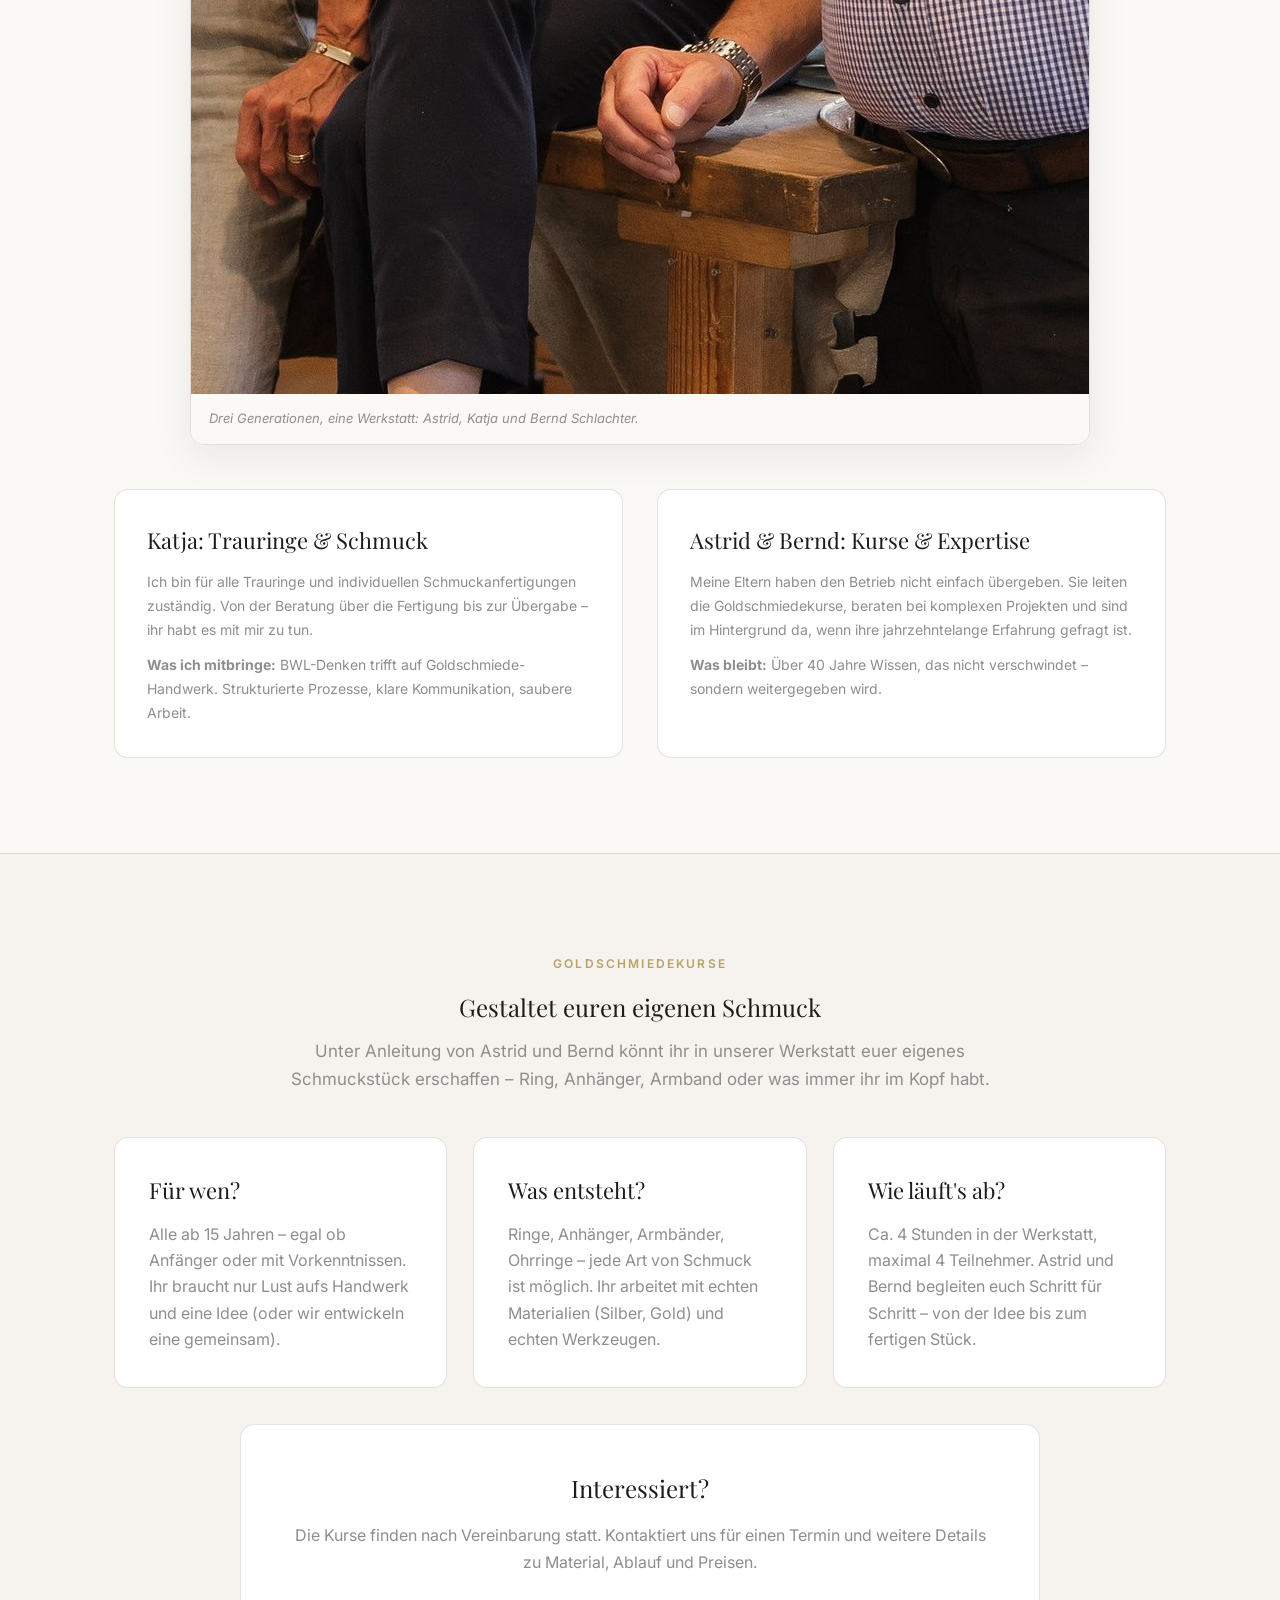
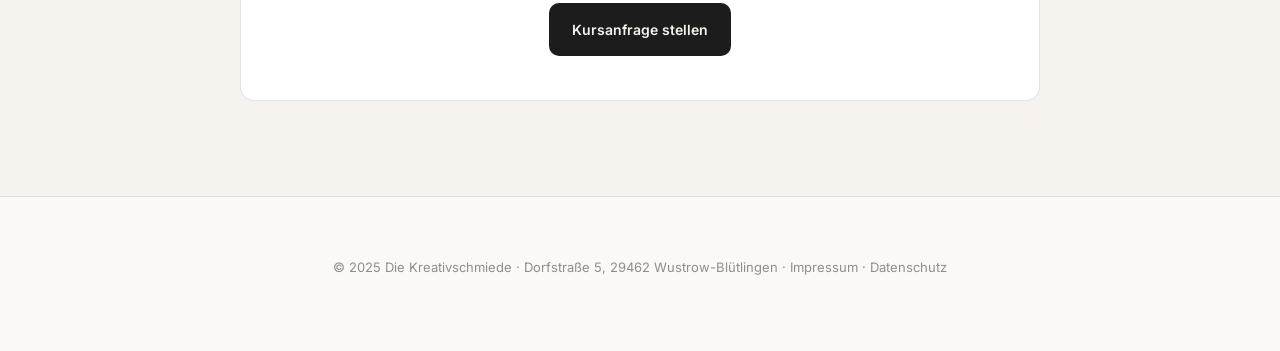
<file: atelier.html>
<!doctype html>
<html lang="de">
<head>
  <meta charset="utf-8" />
  <meta name="viewport" content="width=device-width, initial-scale=1" />
  <title>Das Atelier – Goldschmiede Blütlingen | Die Kreativschmiede</title>
  <meta name="description" content="Werkstatt statt Showroom: Katja Süzer führt die Kreativschmiede in Wustrow-Blütlingen als dritte Generation. Goldschmiedekurse von Astrid & Bernd Schlachter." />
  <link rel="canonical" href="https://www.die-kreativ-schmiede.de/atelier.html" />

  <link rel="preconnect" href="https://fonts.googleapis.com" />
  <link rel="preconnect" href="https://fonts.gstatic.com" crossorigin />

  <!-- Open Graph -->
  <meta property="og:type" content="website" />
  <meta property="og:url" content="https://www.die-kreativ-schmiede.de/atelier.html" />
  <meta property="og:title" content="Das Atelier – Die Kreativschmiede Blütlingen" />
  <meta property="og:description" content="Werkstatt statt Showroom. Drei Generationen Goldschmiedehandwerk in Wustrow-Blütlingen." />
  <meta property="og:image" content="https://www.die-kreativ-schmiede.de/images/EG_01991 Kopie.jpeg" />
  <meta property="og:locale" content="de_DE" />
  <meta property="og:site_name" content="Die Kreativschmiede" />
  <meta name="twitter:card" content="summary_large_image" />

  <link rel="stylesheet" href="css/style.css" />

  <style>
    /* ---- Page-specific ---- */

    .about-hero {
      padding: 80px 0 70px;
    }
    .about-hero h1 {
      font-size: clamp(34px, 5vw, 52px);
      line-height: 1.12;
      margin-bottom: 36px;
      max-width: 700px;
    }

    .about-grid {
      display: grid;
      grid-template-columns: 1.2fr 1fr;
      gap: 54px;
      align-items: start;
    }

    .about-copy p {
      color: var(--muted);
      font-size: 15px;
      line-height: 1.8;
      margin: 0 0 18px;
    }
    .about-copy strong { color: var(--text); font-weight: 600; }

    .principles {
      background: var(--surface);
      padding: 24px;
      border-radius: var(--radius);
      border: 1px solid var(--line);
      margin-top: 28px;
    }
    .principles ul { margin: 10px 0 0; padding-left: 20px; }
    .principles li {
      margin: 10px 0;
      color: var(--muted);
      font-size: 14px;
      line-height: 1.6;
    }
    .principles li strong { color: var(--text); }

    .about-photo {
      border-radius: var(--radius);
      overflow: hidden;
      border: 1px solid var(--line);
      box-shadow: var(--shadow);
      position: sticky;
      top: 110px;
    }
    /* Bild mit Hochformat-Ratio zeigen – mehr Kontext, weniger Beschnitt */
    .about-photo .photo-frame {
      aspect-ratio: 3 / 4;
      overflow: hidden;
    }
    .about-photo img {
      width: 100%;
      height: 100%;
      display: block;
      object-fit: cover;
      object-position: center 5%;
    }
    .about-photo figcaption {
      padding: 14px 18px;
      background: var(--surface-2);
      font-size: 13px;
      color: var(--muted);
      font-style: italic;
    }

    /* Generation cards */
    .gen-grid {
      display: grid;
      grid-template-columns: repeat(3, 1fr);
      gap: 24px;
      margin-top: 44px;
    }

    /* Roles */
    .roles-grid {
      display: grid;
      grid-template-columns: 1fr 1fr;
      gap: 34px;
      margin-top: 44px;
    }
    .role-card {
      background: var(--surface);
      padding: 32px;
      border-radius: var(--radius);
      border: 1px solid var(--line);
    }
    .role-card h3 { font-size: 22px; margin-bottom: 12px; }
    .role-card p  { color: var(--muted); font-size: 14px; line-height: 1.7; margin: 0 0 12px; }
    .role-card p:last-child { margin: 0; }

    /* Kurs box */
    .kurs-box {
      max-width: 800px;
      margin: 36px auto 0;
      background: var(--surface);
      border: 1px solid var(--line);
      border-radius: var(--radius);
      padding: 44px;
      text-align: center;
    }
    .kurs-box h3 { font-size: 24px; margin-bottom: 14px; }
    .kurs-box p  { color: var(--muted); margin: 0 0 28px; }

    @media (max-width: 900px) {
      .about-grid   { grid-template-columns: 1fr; gap: 36px; }
      .about-photo  { position: relative; top: 0; order: -1; }
      .gen-grid     { grid-template-columns: 1fr; }
      .roles-grid   { grid-template-columns: 1fr; }
    }
  </style>
</head>

<body>

  <!-- NAV -->
  <nav class="nav" aria-label="Hauptnavigation">
    <div class="wrap nav-inner">
      <a href="index.html" class="brand" aria-label="Startseite">
        <img src="images/Kreativschmiede-Logo-transparent%20copy.png" alt="Die Kreativschmiede Logo" class="brand-logo" />
        <span>DIE KREATIVSCHMIEDE</span>
      </a>
      <div class="menu">
        <a href="index.html">Start</a>
        <a href="trauringe.html">Trauringe</a>
        <a href="atelier.html" class="active">Atelier</a>
        <a href="preise.html">Preise</a>
        <a href="kontakt.html">Kontakt</a>
      </div>
      <div class="cta-group">
        <a href="kontakt.html#termin" class="btn btn-primary btn-sm">TERMIN ANFRAGEN</a>
      </div>
    </div>
  </nav>

  <!-- HERO / ÜBER KATJA -->
  <header class="about-hero" id="top">
    <div class="wrap">
      <span class="kicker">Atelier</span>
      <h1>Werkstatt statt Showroom.</h1>

      <div class="about-grid">
        <div class="about-copy">
          <p>
            Ich bin Katja und seit Juli 2025 führe ich Die Kreativschmiede – den Familienbetrieb, den mein Großvater gegründet und meine Eltern über vier Jahrzehnte geführt haben.
          </p>
          <p>
            Nach meinem BWL-Studium in Groningen und zehn Jahren in anderen Berufen bin ich zurückgekehrt zu dem, was mich schon als Kind fasziniert hat: die Goldschmiede. Als letzte Auszubildende meines Vaters habe ich das Handwerk von Grund auf gelernt.
          </p>
          <p>
            Mein Anspruch: <strong>Beratung ohne Verkaufsdruck, Handwerk ohne Kompromisse, Ringe für den Alltag statt für den Moment.</strong>
          </p>

          <div class="principles">
            <span class="kicker" style="font-size:10px;">Warum hier</span>
            <ul>
              <li><strong>Drei Generationen Erfahrung</strong> – ohne veraltete Ansätze.</li>
              <li><strong>Kein Verkaufsdruck</strong> – der Prozess zählt, nicht der Abschluss.</li>
              <li><strong>BWL-Kopf + Handwerker-Hände</strong> – ihr bekommt beides.</li>
            </ul>
          </div>

          <div class="cta-group" style="justify-content:flex-start; margin-top: 24px;">
            <a href="kontakt.html#termin" class="btn btn-primary">Vorgespräch buchen</a>
            <a href="trauringe.html" class="btn btn-outline">Zu den Trauringen</a>
          </div>
        </div>

        <figure class="about-photo">
          <div class="photo-frame">
            <img src="images/EG_01991 Kopie.jpeg" alt="Katja Süzer an ihrem Arbeitsplatz in der Goldschmiedewerkstatt" width="1424" height="2171" loading="eager" fetchpriority="high" />
          </div>
          <figcaption>Katja – dritte Generation, neuer Blick.</figcaption>
        </figure>
      </div>
    </div>
  </header>

  <!-- DREI GENERATIONEN -->
  <section style="background: var(--surface);">
    <div class="wrap">
      <div class="center">
        <span class="kicker">Die Geschichte</span>
        <h2>Drei Generationen, eine Linie</h2>
        <p class="lead">Von meinem Großvater über meine Eltern bis zu mir – was sich verändert hat und was bleibt.</p>
      </div>

      <div class="gen-grid">
        <div class="card">
          <h3>1. Generation</h3>
          <p><strong>Hans Schlachter</strong><br>Gründete die Goldschmiede Schlachter und legte das handwerkliche Fundament, auf dem alles aufbaut.</p>
        </div>
        <div class="card">
          <h3>2. Generation</h3>
          <p><strong>Astrid & Bernd Schlachter</strong><br>Übernahmen 1984, führten die Goldschmiede in Lüchow und entschieden sich 2013 für die reine Werkstatt in Blütlingen.</p>
        </div>
        <div class="card">
          <h3>3. Generation</h3>
          <p><strong>Katja Süzer</strong><br>Übernahm Juli 2025 mit dem Ziel: Qualität bewahren, Prozesse verbessern, Beratung neu denken.</p>
        </div>
      </div>

      <div style="max-width: 800px; margin: 54px auto 0;">
        <h3 style="font-size: 28px; margin-bottom: 16px; text-align: center;">2013: Der Umzug nach Blütlingen</h3>
        <p style="color: var(--muted); line-height: 1.8; margin: 0 0 16px;">
          Als meine Eltern das Ladengeschäft in Lüchow aufgaben und dieses Atelier bauten, war das eine bewusste Entscheidung: Weg von Laufkundschaft und Schaufenster-Druck, hin zu konzentriertem Arbeiten und echter Beratung.
        </p>
        <p style="color: var(--muted); line-height: 1.8; margin: 0;">
          Hier entstanden mehrere Arbeitsplätze, ruhige Beratungsräume und ein Garten – ein Ort, an dem Trauringe Zeit zum Entstehen bekommen. Diese Ruhe und dieser Anspruch bleiben.
        </p>
      </div>
    </div>
  </section>

  <!-- WER MACHT WAS -->
  <section style="background: var(--surface-2);">
    <div class="wrap">
      <div class="center">
        <span class="kicker">Heute</span>
        <h2>Wer macht was</h2>
        <p class="lead">Katja führt, Astrid und Bernd bleiben aktiv – jeder mit seiner Rolle.</p>
      </div>

      <figure style="max-width: 900px; margin: 44px auto 0; border-radius: var(--radius); overflow: hidden; border: 1px solid var(--line); box-shadow: var(--shadow);">
        <img src="images/EG_01956.jpeg" alt="Familie Schlachter: Astrid, Katja und Bernd in der Werkstatt der Kreativschmiede" width="2135" height="1512" loading="lazy" style="width:100%; display:block; object-fit:cover;" />
        <figcaption style="padding: 14px 18px; background: var(--surface-2); font-size: 13px; color: var(--muted); font-style: italic;">Drei Generationen, eine Werkstatt: Astrid, Katja und Bernd Schlachter.</figcaption>
      </figure>

      <div class="roles-grid">
        <div class="role-card">
          <h3>Katja: Trauringe & Schmuck</h3>
          <p>Ich bin für alle Trauringe und individuellen Schmuckanfertigungen zuständig. Von der Beratung über die Fertigung bis zur Übergabe – ihr habt es mit mir zu tun.</p>
          <p><strong>Was ich mitbringe:</strong> BWL-Denken trifft auf Goldschmiede-Handwerk. Strukturierte Prozesse, klare Kommunikation, saubere Arbeit.</p>
        </div>
        <div class="role-card">
          <h3>Astrid & Bernd: Kurse & Expertise</h3>
          <p>Meine Eltern haben den Betrieb nicht einfach übergeben. Sie leiten die Goldschmiedekurse, beraten bei komplexen Projekten und sind im Hintergrund da, wenn ihre jahrzehntelange Erfahrung gefragt ist.</p>
          <p><strong>Was bleibt:</strong> Über 40 Jahre Wissen, das nicht verschwindet – sondern weitergegeben wird.</p>
        </div>
      </div>
    </div>
  </section>

  <!-- GOLDSCHMIEDEKURSE -->
  <section id="kurse">
    <div class="wrap">
      <div class="center">
        <span class="kicker">Goldschmiedekurse</span>
        <h2>Gestaltet euren eigenen Schmuck</h2>
        <p class="lead">Unter Anleitung von Astrid und Bernd könnt ihr in unserer Werkstatt euer eigenes Schmuckstück erschaffen – Ring, Anhänger, Armband oder was immer ihr im Kopf habt.</p>
      </div>

      <div class="grid">
        <div class="card">
          <h3>Für wen?</h3>
          <p>Alle ab 15 Jahren – egal ob Anfänger oder mit Vorkenntnissen. Ihr braucht nur Lust aufs Handwerk und eine Idee (oder wir entwickeln eine gemeinsam).</p>
        </div>
        <div class="card">
          <h3>Was entsteht?</h3>
          <p>Ringe, Anhänger, Armbänder, Ohrringe – jede Art von Schmuck ist möglich. Ihr arbeitet mit echten Materialien (Silber, Gold) und echten Werkzeugen.</p>
        </div>
        <div class="card">
          <h3>Wie läuft's ab?</h3>
          <p>Ca. 4 Stunden in der Werkstatt, maximal 4 Teilnehmer. Astrid und Bernd begleiten euch Schritt für Schritt – von der Idee bis zum fertigen Stück.</p>
        </div>
      </div>

      <div class="kurs-box">
        <h3>Interessiert?</h3>
        <p>Die Kurse finden nach Vereinbarung statt. Kontaktiert uns für einen Termin und weitere Details zu Material, Ablauf und Preisen.</p>
        <a href="kontakt.html#termin" class="btn btn-primary">Kursanfrage stellen</a>
      </div>
    </div>
  </section>

  <footer>
    <div class="wrap">
      <p>&copy; 2025 Die Kreativschmiede · Dorfstraße 5, 29462 Wustrow-Blütlingen ·
        <a href="impressum.html">Impressum</a> · <a href="datenschutz.html">Datenschutz</a>
      </p>
    </div>
  </footer>

</body>
</html>
</file>
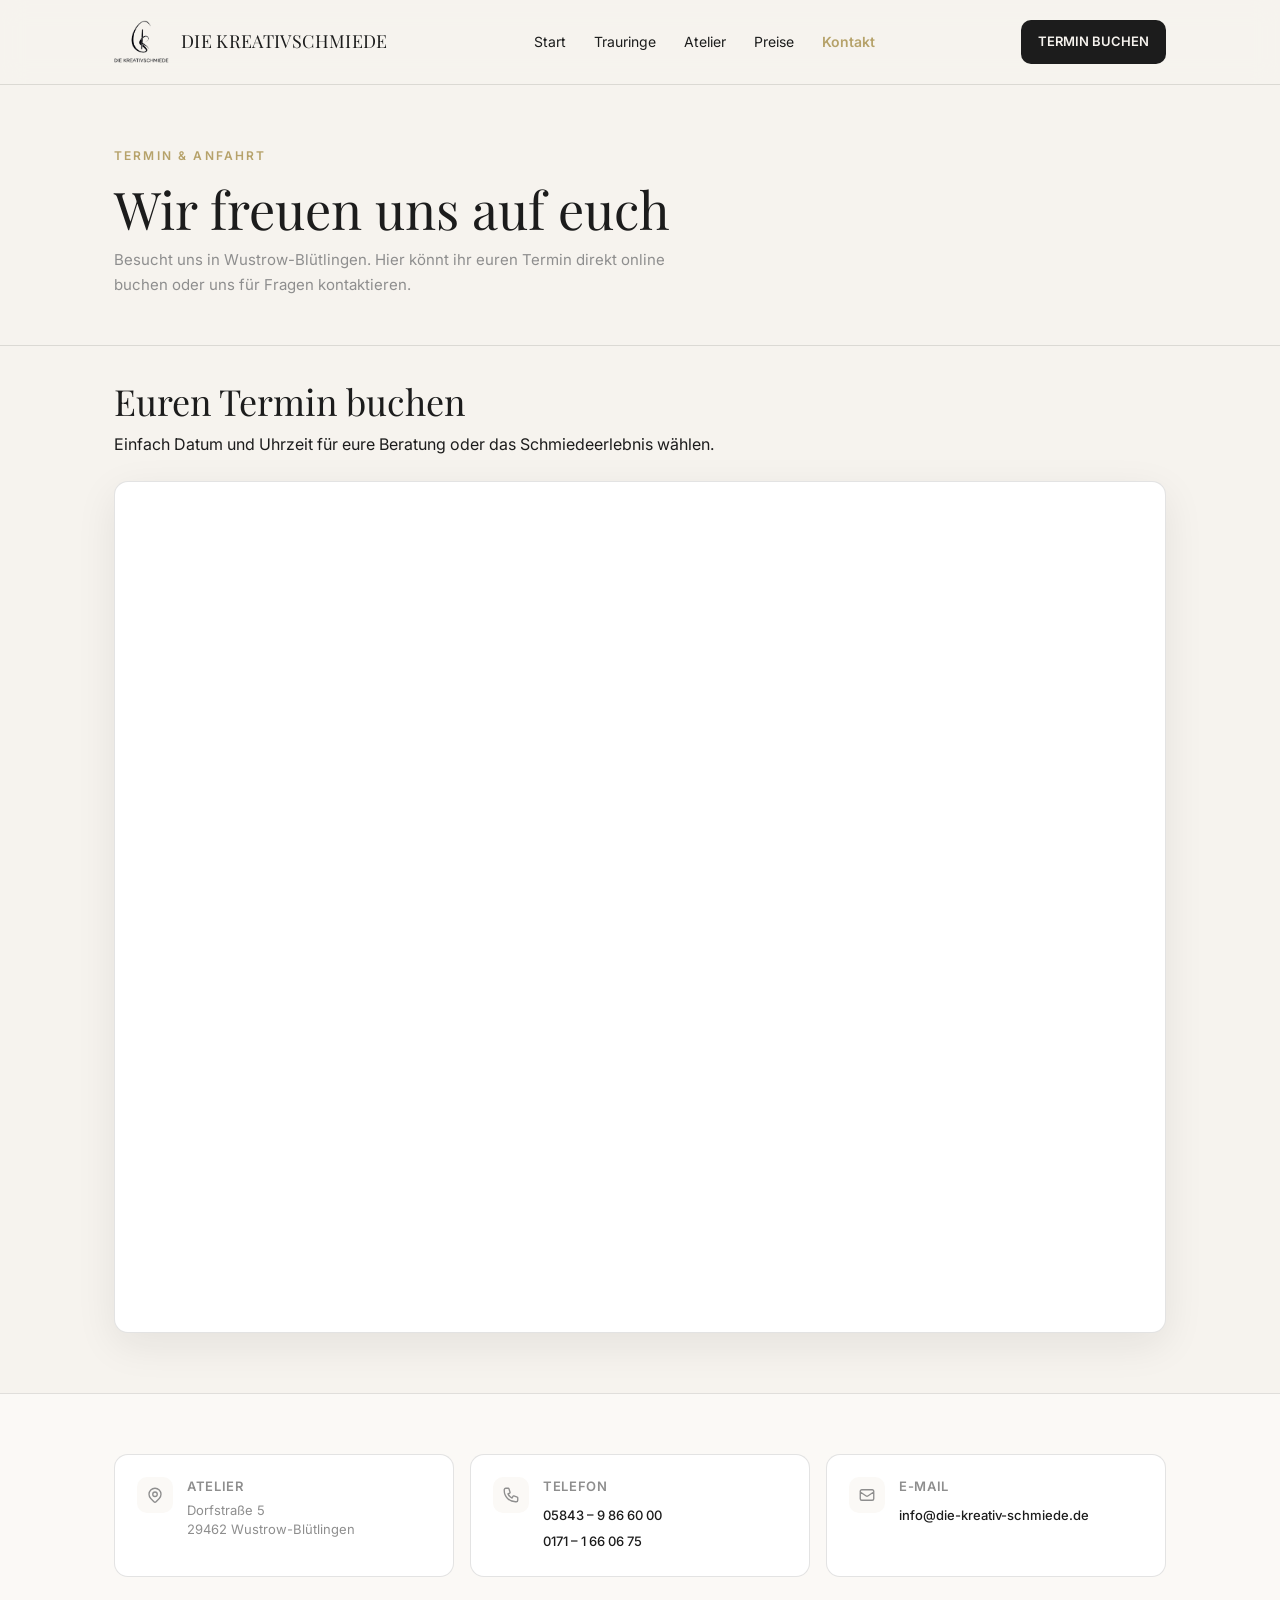
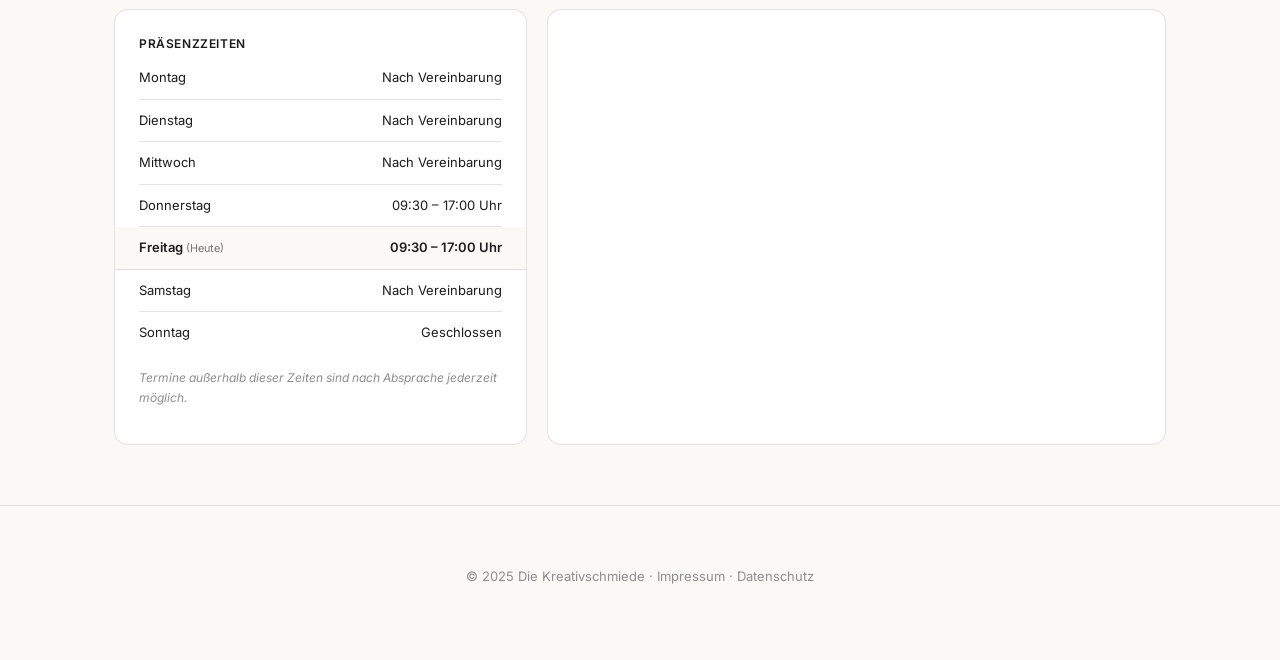
<file: kontakt.html>
<!doctype html>
<html lang="de">
<head>
  <meta charset="utf-8" />
  <meta name="viewport" content="width=device-width, initial-scale=1" />
  <title>Termin & Kontakt | Die Kreativschmiede Wustrow-Blütlingen</title>
  <meta name="description" content="Termin buchen oder Kontakt aufnehmen: Die Kreativschmiede, Dorfstraße 5, 29462 Wustrow-Blütlingen. Do & Fr 09:30–17:00, weitere Termine nach Vereinbarung." />
  <link rel="canonical" href="https://www.die-kreativ-schmiede.de/kontakt.html" />

  <link rel="preconnect" href="https://fonts.googleapis.com" />
  <link rel="preconnect" href="https://fonts.gstatic.com" crossorigin />

  <!-- Open Graph -->
  <meta property="og:type" content="website" />
  <meta property="og:url" content="https://www.die-kreativ-schmiede.de/kontakt.html" />
  <meta property="og:title" content="Kontakt & Termin | Die Kreativschmiede" />
  <meta property="og:description" content="Termin online buchen oder uns anrufen: Dorfstraße 5, 29462 Wustrow-Blütlingen. Atelierzeiten Do & Fr 09:30–17:00 Uhr." />
  <meta property="og:image" content="https://www.die-kreativ-schmiede.de/images/atelier_uebermich.jpg" />
  <meta property="og:locale" content="de_DE" />
  <meta property="og:site_name" content="Die Kreativschmiede" />
  <meta name="twitter:card" content="summary_large_image" />

  <!-- Structured Data: LocalBusiness mit Kontaktdaten -->
  <script type="application/ld+json">
  {
    "@context": "https://schema.org",
    "@type": "JewelryStore",
    "name": "Die Kreativschmiede",
    "description": "Goldschmiedeatelter für Trauringe, individuelle Anfertigungen und Goldschmiedekurse in Wustrow-Blütlingen.",
    "url": "https://www.die-kreativ-schmiede.de",
    "telephone": ["+4958439866000", "+491711660675"],
    "email": "info@die-kreativ-schmiede.de",
    "address": {
      "@type": "PostalAddress",
      "streetAddress": "Dorfstraße 5",
      "addressLocality": "Wustrow",
      "addressRegion": "Niedersachsen",
      "postalCode": "29462",
      "addressCountry": "DE"
    },
    "geo": {
      "@type": "GeoCoordinates",
      "latitude": 52.9176,
      "longitude": 11.1205
    },
    "openingHoursSpecification": [
      {
        "@type": "OpeningHoursSpecification",
        "dayOfWeek": ["Thursday", "Friday"],
        "opens": "09:30",
        "closes": "17:00"
      }
    ],
    "priceRange": "€€"
  }
  </script>

  <link rel="stylesheet" href="css/style.css" />
  <style>
    /* ─── Page Layout ─── */
    .page-hero { padding: 56px 0 32px; }
    .page-hero h1 { font-size: clamp(30px, 6vw, 52px); line-height: 1.12; margin-bottom: 10px; }
    .page-hero p.intro { color: var(--muted); font-size: 15px; max-width: 600px; }
    /* ─── Zeeg Section (OBEN) ─── */
    .zeeg-section { padding: 20px 0 60px; }
    .zeeg-section-header { margin-bottom: 24px; }
    .zeeg-section-header h2 { font-size: clamp(22px, 4vw, 36px); margin-top: 6px; }
    .zeeg-card {
      background: var(--surface);
      border: 1px solid var(--line);
      border-radius: var(--radius);
      padding: 0;
      min-height: 850px;
      box-shadow: var(--shadow);
    }
    .zeeg-inline-widget {
      width: 100% !important;
      height: 850px !important;
    }
    /* ─── Details Section (UNTERHALB) ─── */
    .details-section { background: var(--surface-2); padding: 60px 0; border-top: 1px solid var(--line); }
    .contact-grid {
      display: grid;
      grid-template-columns: 1fr;
      gap: 16px;
      margin-bottom: 32px;
    }
    @media (min-width: 768px) {
      .contact-grid { grid-template-columns: repeat(3, 1fr); }
    }
    .contact-card {
      background: var(--surface);
      border: 1px solid var(--line);
      border-radius: var(--radius);
      padding: 22px;
      display: flex;
      gap: 14px;
    }
    .contact-icon-wrap {
      width: 36px; height: 36px;
      border-radius: 10px;
      background: var(--surface-2);
      display: flex; align-items: center; justify-content: center;
      flex-shrink: 0;
    }
    .contact-icon-wrap svg { width: 18px; height: 18px; color: var(--stone); }
    .contact-label { font-size: 12px; font-weight: 600; color: var(--text); margin-bottom: 4px; text-transform: uppercase; letter-spacing: 0.05em; }
    .contact-card p, .contact-card a { font-size: 13px; color: var(--muted); text-decoration: none; line-height: 1.5; }
    .contact-card a { color: var(--text); font-weight: 500; }
    .hours-map-grid {
      display: grid;
      grid-template-columns: 1fr;
      gap: 20px;
    }
    @media (min-width: 900px) {
      .hours-map-grid { grid-template-columns: 1fr 1.5fr; }
    }
    .hours-card { background: var(--surface); border: 1px solid var(--line); border-radius: var(--radius); padding: 24px; }
    .hours-row { display: flex; justify-content: space-between; padding: 10px 0; border-bottom: 1px solid var(--line); font-size: 13px; }
    .hours-row:last-child { border-bottom: none; }
    .hours-row.is-today { background: var(--surface-2); margin: 0 -24px; padding: 10px 24px; font-weight: 600; }
    .map-card { background: var(--surface); border: 1px solid var(--line); border-radius: var(--radius); overflow: hidden; min-height: 300px; }
    .map-card iframe { width: 100%; height: 100%; min-height: 300px; border: none; }
  </style>
</head>
<body>
  <nav class="nav">
    <div class="wrap nav-inner">
      <a href="index.html" class="brand" aria-label="Startseite">
        <img src="images/Kreativschmiede-Logo-transparent%20copy.png" alt="Die Kreativschmiede Logo" class="brand-logo" />
        <span>DIE KREATIVSCHMIEDE</span>
      </a>
      <div class="menu">
        <a href="index.html">Start</a>
        <a href="trauringe.html">Trauringe</a>
        <a href="atelier.html">Atelier</a>
        <a href="preise.html">Preise</a>
        <a href="kontakt.html" class="active">Kontakt</a>
      </div>
      <div class="cta-group">
        <a href="#termin" class="btn btn-primary btn-sm">TERMIN BUCHEN</a>
      </div>
    </div>
  </nav>

  <header class="page-hero">
    <div class="wrap">
      <span class="kicker">Termin & Anfahrt</span>
      <h1>Wir freuen uns auf euch</h1>
      <p class="intro">Besucht uns in Wustrow-Blütlingen. Hier könnt ihr euren Termin direkt online buchen oder uns für Fragen kontaktieren.</p>
    </div>
  </header>

  <!-- 1. TERMINBUCHUNG -->
  <section class="zeeg-section" id="termin">
    <div class="wrap">
      <div class="zeeg-section-header">
        <h2>Euren Termin buchen</h2>
        <p>Einfach Datum und Uhrzeit für eure Beratung oder das Schmiedeerlebnis wählen.</p>
      </div>
      <div class="zeeg-card">
        <div class="zeeg-inline-widget" id="zeeg-embed-die-kreativ-schmiede" style="width:100%; height:850px;"></div>
      </div>
    </div>
  </section>

  <!-- 2. KONTAKT DETAILS -->
  <section class="details-section">
    <div class="wrap">
      <div class="contact-grid">
        <div class="contact-card">
          <div class="contact-icon-wrap">
            <svg fill="none" stroke="currentColor" viewBox="0 0 24 24"><path stroke-linecap="round" stroke-linejoin="round" stroke-width="1.8" d="M17.657 16.657L13.414 20.9a2 2 0 01-2.827 0l-4.244-4.243a8 8 0 1111.314 0z"/><path stroke-linecap="round" stroke-linejoin="round" stroke-width="1.8" d="M15 11a3 3 0 11-6 0 3 3 0 016 0z"/></svg>
          </div>
          <div>
            <p class="contact-label">Atelier</p>
            <p>Dorfstraße 5<br>29462 Wustrow-Blütlingen</p>
          </div>
        </div>
        <div class="contact-card">
          <div class="contact-icon-wrap">
            <svg fill="none" stroke="currentColor" viewBox="0 0 24 24"><path stroke-linecap="round" stroke-linejoin="round" stroke-width="1.8" d="M3 5a2 2 0 012-2h3.28a1 1 0 01.948.684l1.498 4.493a1 1 0 01-.502 1.21l-2.257 1.13a11.042 11.042 0 005.516 5.516l1.13-2.257a1 1 0 011.21-.502l4.493 1.498a1 1 0 01.684.949V19a2 2 0 01-2 2h-1C9.716 21 3 14.284 3 6V5z"/></svg>
          </div>
          <div>
            <p class="contact-label">Telefon</p>
            <a href="tel:+4958439866000">05843 – 9 86 60 00</a><br>
            <a href="tel:+491711660675">0171 – 1 66 06 75</a>
          </div>
        </div>
        <div class="contact-card">
          <div class="contact-icon-wrap">
            <svg fill="none" stroke="currentColor" viewBox="0 0 24 24"><path stroke-linecap="round" stroke-linejoin="round" stroke-width="1.8" d="M3 8l7.89 5.26a2 2 0 002.22 0L21 8M5 19h14a2 2 0 002-2V7a2 2 0 00-2-2H5a2 2 0 00-2 2v10a2 2 0 002 2z"/></svg>
          </div>
          <div>
            <p class="contact-label">E-Mail</p>
            <a href="mailto:info@die-kreativ-schmiede.de">info@die-kreativ-schmiede.de</a>
          </div>
        </div>
      </div>

      <div class="hours-map-grid">
        <div class="hours-card">
          <p class="contact-label">Präsenzzeiten</p>
          <div id="hoursRows"></div>
          <p style="font-size:12px; margin-top:15px; font-style:italic; color:var(--muted);">Termine außerhalb dieser Zeiten sind nach Absprache jederzeit möglich.</p>
        </div>
        <div class="map-card">
          <iframe src="https://www.google.com/maps/embed?pb=!1m18!1m12!1m3!1d2410.875225438834!2d11.120492877186173!3d52.91758371100223!2m3!1f0!2f0!3f0!3m2!1i1024!2i768!4f13.1!3m3!1m2!1s0x47ae4d84a7914ba5%3A0x5903f83a797479cd!2sDie%20Kreativschmiede!5e0!3m2!1sde!2sde!4v1704375000000!5m2!1sde!2sde" loading="lazy" title="Kreativschmiede in Wustrow-Blütlingen"></iframe>
        </div>
      </div>
    </div>
  </section>

  <footer>
    <div class="wrap">
      <p>&copy; 2025 Die Kreativschmiede · <a href="impressum.html">Impressum</a> · <a href="datenschutz.html">Datenschutz</a></p>
    </div>
  </footer>

  <script>
    // Öffnungszeiten
    const ZEITEN = [
      { tag: 'Montag',     zeit: 'Nach Vereinbarung', dayIdx: 1 },
      { tag: 'Dienstag',   zeit: 'Nach Vereinbarung', dayIdx: 2 },
      { tag: 'Mittwoch',   zeit: 'Nach Vereinbarung', dayIdx: 3 },
      { tag: 'Donnerstag', zeit: '09:30 – 17:00 Uhr',  dayIdx: 4 },
      { tag: 'Freitag',    zeit: '09:30 – 17:00 Uhr',  dayIdx: 5 },
      { tag: 'Samstag',    zeit: 'Nach Vereinbarung', dayIdx: 6 },
      { tag: 'Sonntag',    zeit: 'Geschlossen',        dayIdx: 0 },
    ];
    const today = new Date().getDay();
    const container = document.getElementById('hoursRows');
    ZEITEN.forEach(({ tag, zeit, dayIdx }) => {
      const isToday = dayIdx === today;
      const row = document.createElement('div');
      row.className = 'hours-row' + (isToday ? ' is-today' : '');
      row.innerHTML = `<span>${tag}${isToday ? ' <small style="opacity:.6;font-weight:400;">(Heute)</small>' : ''}</span><span>${zeit}</span>`;
      container.appendChild(row);
    });

    // Zeeg Script dynamisch laden – nach vollständigem Seitenaufbau
    window.addEventListener('load', function () {
      var s = document.createElement('script');
      s.src = 'https://assets.zeeg.me/embed.min.js';
      s.setAttribute('data-user', 'die-kreativ-schmiede');
      s.async = true;
      // Fallback: Link anzeigen wenn Widget nach 6s nicht geladen ist
      var timeout = setTimeout(function () {
        var el = document.getElementById('zeeg-embed-die-kreativ-schmiede');
        if (el && el.offsetHeight < 50) {
          el.innerHTML = '<div style="display:flex;align-items:center;justify-content:center;height:200px;flex-direction:column;gap:14px;color:var(--muted);font-size:15px;"><p>Terminbuchung direkt per:</p><a href="mailto:info@die-kreativ-schmiede.de" class="btn btn-primary">E-Mail schreiben</a><a href="tel:+4958439866000" class="btn btn-outline" style="margin-top:4px;">05843 – 9 86 60 00</a></div>';
        }
      }, 6000);
      s.onload = function () { clearTimeout(timeout); };
      document.body.appendChild(s);
    });
  </script>
</body>
</html>
</file>
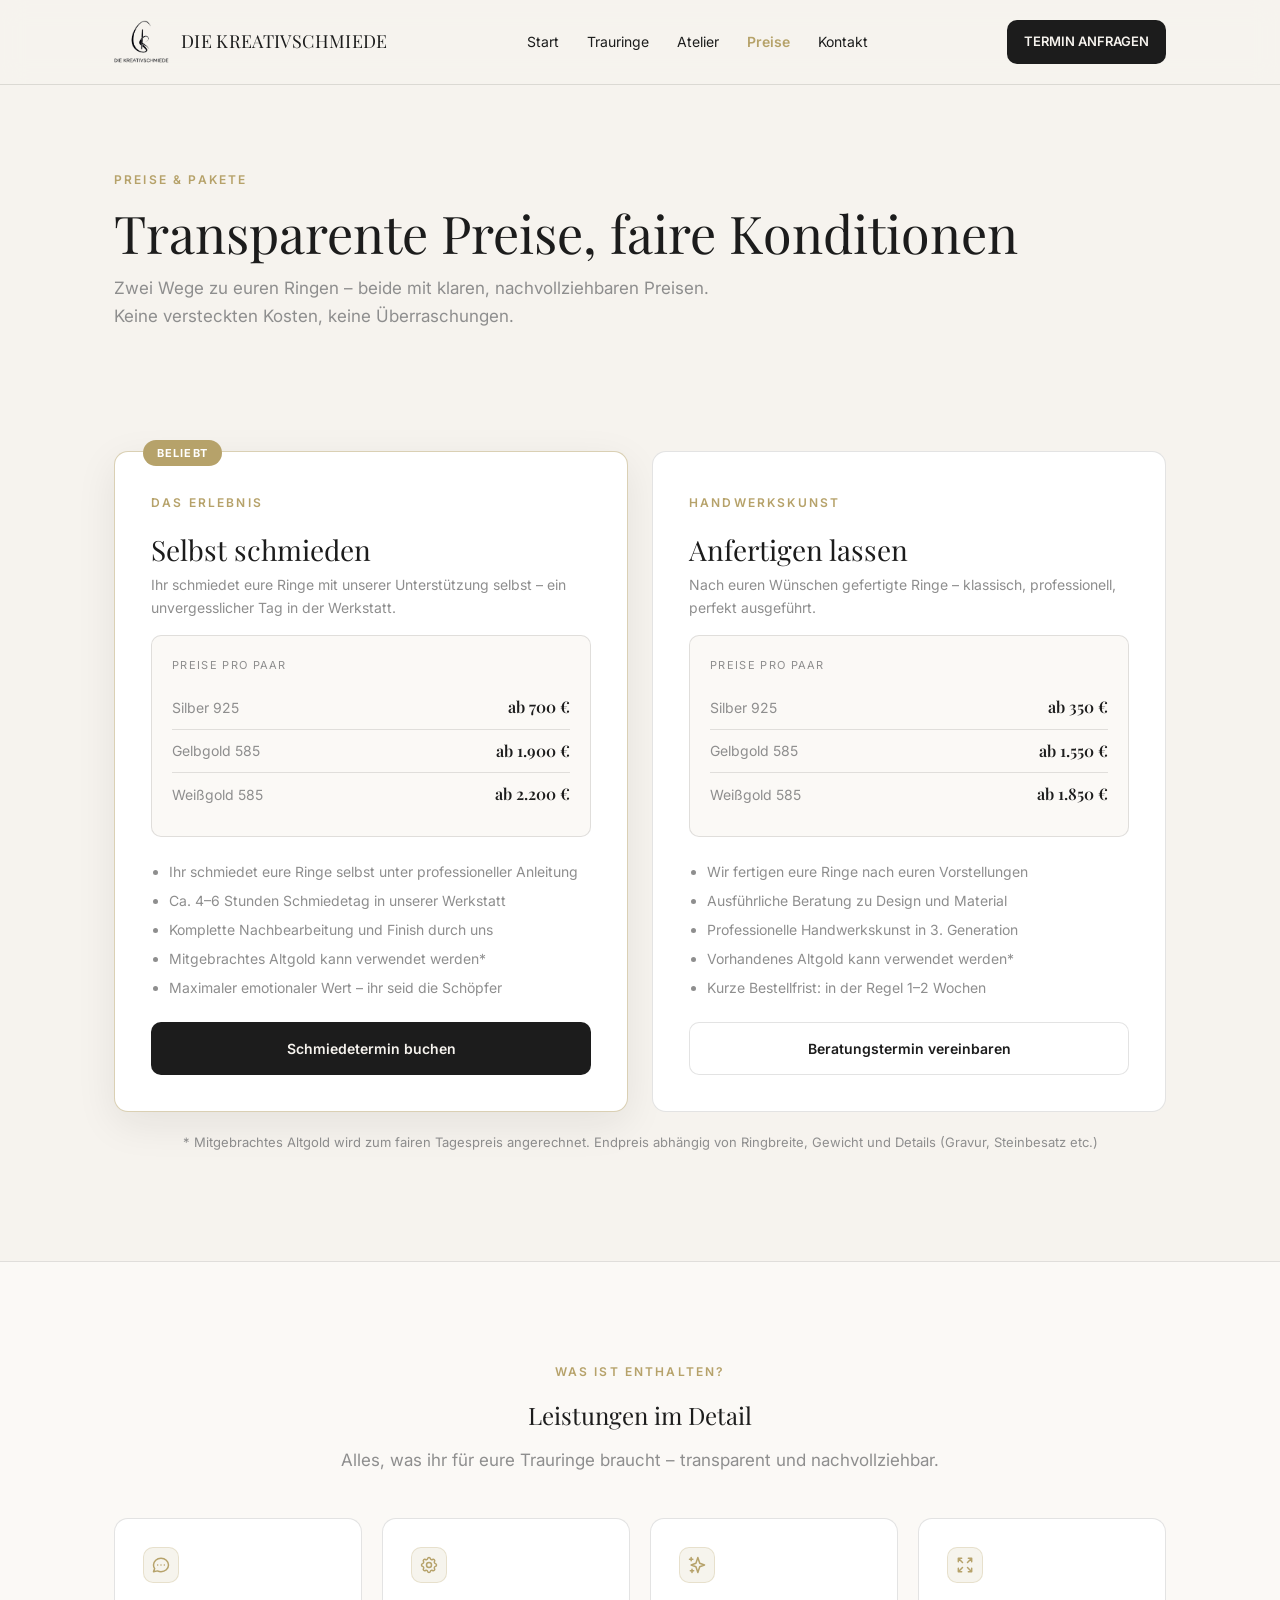
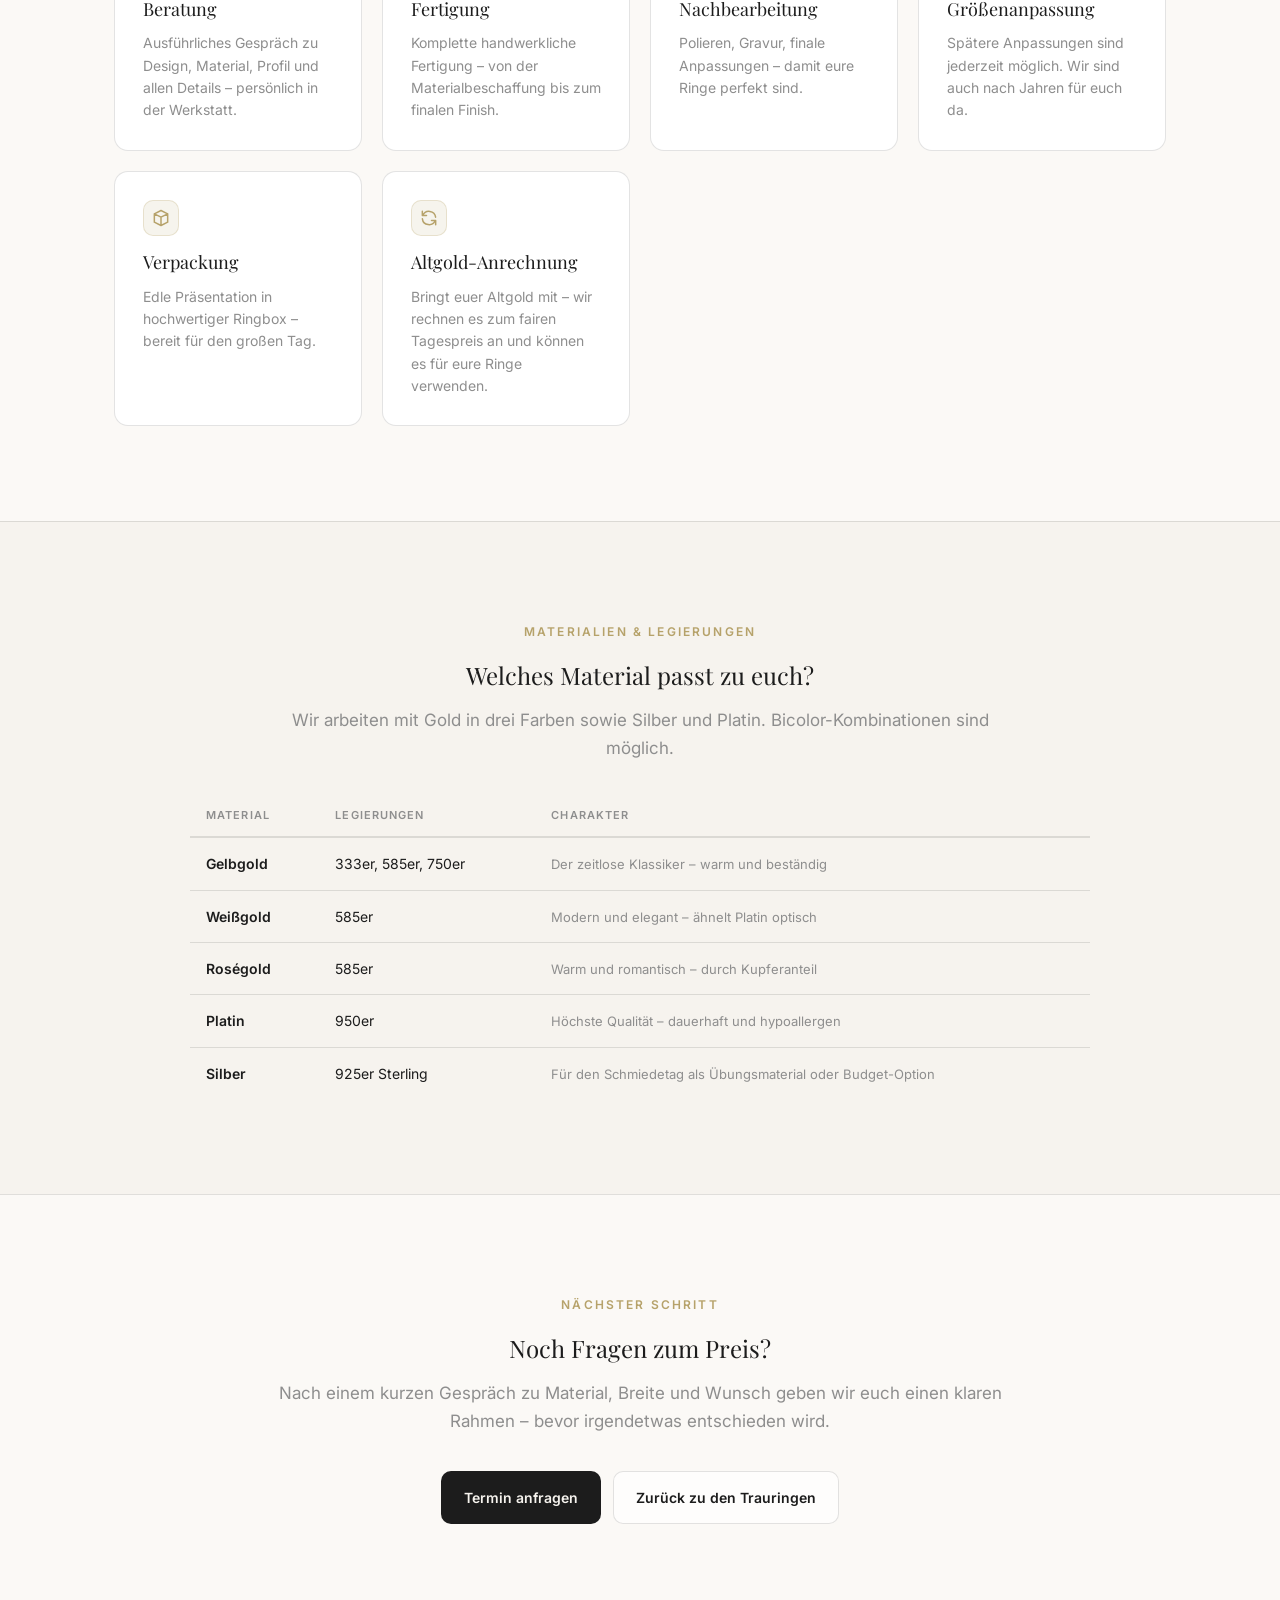
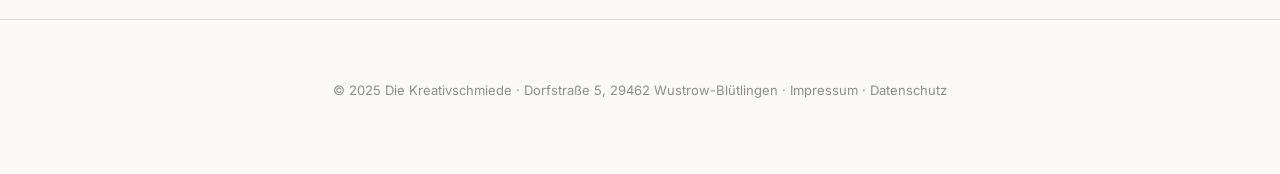
<file: preise.html>
<!doctype html>
<html lang="de">
<head>
  <meta charset="utf-8" />
  <meta name="viewport" content="width=device-width, initial-scale=1" />
  <title>Preise Trauringe & Goldschmiedekurse | Die Kreativschmiede Wustrow</title>
  <meta name="description" content="Transparente Preise: Trauringe selbst schmieden ab 700 € oder anfertigen lassen ab 350 € pro Paar. Goldschmiedekurse nach Vereinbarung. Keine versteckten Kosten." />
  <link rel="canonical" href="https://www.die-kreativ-schmiede.de/preise.html" />

  <link rel="preconnect" href="https://fonts.googleapis.com" />
  <link rel="preconnect" href="https://fonts.gstatic.com" crossorigin />

  <!-- Open Graph -->
  <meta property="og:type" content="website" />
  <meta property="og:url" content="https://www.die-kreativ-schmiede.de/preise.html" />
  <meta property="og:title" content="Preise – Trauringe & Kurse | Die Kreativschmiede" />
  <meta property="og:description" content="Klare, transparente Preise: Trauringe ab 350 €, Selbst-Schmieden ab 700 €. Keine versteckten Kosten." />
  <meta property="og:image" content="https://www.die-kreativ-schmiede.de/images/workshop-detail.jpg" />
  <meta property="og:locale" content="de_DE" />
  <meta property="og:site_name" content="Die Kreativschmiede" />
  <meta name="twitter:card" content="summary_large_image" />

  <link rel="stylesheet" href="css/style.css" />

  <style>
    /* ---- Page-specific ---- */

    .page-hero {
      padding: 80px 0 60px;
    }
    .page-hero h1 {
      font-size: clamp(34px, 5vw, 52px);
      line-height: 1.12;
      margin-bottom: 12px;
    }
    .page-hero p.intro { color: var(--muted); font-size: 17px; max-width: 600px; }

    /* Pricing cards */
    .pricing-grid {
      display: grid;
      grid-template-columns: 1fr 1fr;
      gap: 24px;
      margin-top: 44px;
    }

    .pricing-card {
      background: var(--surface);
      border: 1px solid var(--line);
      border-radius: var(--radius);
      padding: 36px;
      display: flex;
      flex-direction: column;
      gap: 16px;
      position: relative;
    }

    .pricing-card.featured {
      border-color: rgba(182, 162, 106, 0.5);
      box-shadow: var(--shadow);
    }

    .pricing-badge {
      position: absolute;
      top: -12px;
      left: 28px;
      background: var(--accent);
      color: white;
      font-size: 11px;
      font-weight: 700;
      text-transform: uppercase;
      letter-spacing: 0.1em;
      padding: 4px 14px;
      border-radius: 999px;
    }

    .pricing-card h2 { font-size: 28px; }
    .pricing-card .description { color: var(--muted); font-size: 14px; margin: 0; }

    .price-display {
      background: var(--surface-2);
      border-radius: 10px;
      padding: 20px;
      border: 1px solid var(--line);
    }
    .price-label {
      font-size: 11px;
      text-transform: uppercase;
      letter-spacing: 0.12em;
      color: var(--muted);
      margin-bottom: 12px;
    }
    .price-option {
      display: flex;
      justify-content: space-between;
      align-items: center;
      padding: 8px 0;
      border-bottom: 1px solid var(--line);
      font-size: 14px;
    }
    .price-option:last-child { border-bottom: none; }
    .price-option .material { color: var(--muted); }
    .price-option .price { font-weight: 600; color: var(--text); font-family: 'Playfair Display', serif; font-size: 16px; }

    .features-list {
      margin: 0;
      padding-left: 18px;
      color: var(--muted);
      font-size: 14px;
    }
    .features-list li { margin: 8px 0; line-height: 1.5; }

    .pricing-card .cta { margin-top: auto; }

    /* Info cards */
    .info-grid {
      display: grid;
      grid-template-columns: repeat(auto-fit, minmax(240px, 1fr));
      gap: 20px;
      margin-top: 44px;
    }
    .info-card {
      background: var(--surface);
      border: 1px solid var(--line);
      border-radius: var(--radius);
      padding: 28px;
    }
    .info-icon { margin-bottom: 12px; width: 36px; height: 36px; display: flex; align-items: center; justify-content: center; background: var(--accent-soft); border-radius: 10px; border: 1px solid rgba(182,162,106,0.25); }
    .info-icon svg { width: 20px; height: 20px; color: var(--accent); }
    .info-card h3 { font-size: 18px; margin-bottom: 8px; }
    .info-card p  { color: var(--muted); font-size: 14px; margin: 0; line-height: 1.6; }

    /* Material table */
    .material-table {
      width: 100%;
      border-collapse: collapse;
      margin-top: 32px;
      font-size: 14px;
    }
    .material-table th {
      text-align: left;
      padding: 12px 16px;
      color: var(--muted);
      font-weight: 600;
      font-size: 11px;
      text-transform: uppercase;
      letter-spacing: 0.1em;
      border-bottom: 2px solid var(--line);
    }
    .material-table td {
      padding: 14px 16px;
      border-bottom: 1px solid var(--line);
      color: var(--text);
      vertical-align: top;
    }
    .material-table tr:last-child td { border-bottom: none; }
    .material-table td:first-child { font-weight: 600; }
    .material-table td span { color: var(--muted); font-size: 13px; }

    @media (max-width: 768px) {
      .pricing-grid { grid-template-columns: 1fr; }
      .page-hero { padding: 50px 0 40px; }
    }
  </style>
</head>

<body>

  <!-- NAV -->
  <nav class="nav" aria-label="Hauptnavigation">
    <div class="wrap nav-inner">
      <a href="index.html" class="brand" aria-label="Startseite">
        <img src="images/Kreativschmiede-Logo-transparent%20copy.png" alt="Die Kreativschmiede Logo" class="brand-logo" />
        <span>DIE KREATIVSCHMIEDE</span>
      </a>
      <div class="menu">
        <a href="index.html">Start</a>
        <a href="trauringe.html">Trauringe</a>
        <a href="atelier.html">Atelier</a>
        <a href="preise.html" class="active">Preise</a>
        <a href="kontakt.html">Kontakt</a>
      </div>
      <div class="cta-group">
        <a href="kontakt.html#termin" class="btn btn-primary btn-sm">TERMIN ANFRAGEN</a>
      </div>
    </div>
  </nav>

  <!-- HERO -->
  <header class="page-hero">
    <div class="wrap">
      <span class="kicker">Preise & Pakete</span>
      <h1>Transparente Preise, faire Konditionen</h1>
      <p class="intro">Zwei Wege zu euren Ringen – beide mit klaren, nachvollziehbaren Preisen. Keine versteckten Kosten, keine Überraschungen.</p>
    </div>
  </header>

  <!-- PRICING CARDS -->
  <section style="border-top: none; padding-top: 0;">
    <div class="wrap">
      <div class="pricing-grid">

        <!-- SELBER SCHMIEDEN -->
        <div class="pricing-card featured">
          <div class="pricing-badge">Beliebt</div>

          <div>
            <span class="kicker">Das Erlebnis</span>
            <h2>Selbst schmieden</h2>
            <p class="description">Ihr schmiedet eure Ringe mit unserer Unterstützung selbst – ein unvergesslicher Tag in der Werkstatt.</p>
          </div>

          <div class="price-display">
            <div class="price-label">Preise pro Paar</div>
            <div class="price-option">
              <span class="material">Silber 925</span>
              <span class="price">ab 700 €</span>
            </div>
            <div class="price-option">
              <span class="material">Gelbgold 585</span>
              <span class="price">ab 1.900 €</span>
            </div>
            <div class="price-option">
              <span class="material">Weißgold 585</span>
              <span class="price">ab 2.200 €</span>
            </div>
          </div>

          <ul class="features-list">
            <li>Ihr schmiedet eure Ringe selbst unter professioneller Anleitung</li>
            <li>Ca. 4–6 Stunden Schmiedetag in unserer Werkstatt</li>
            <li>Komplette Nachbearbeitung und Finish durch uns</li>
            <li>Mitgebrachtes Altgold kann verwendet werden*</li>
            <li>Maximaler emotionaler Wert – ihr seid die Schöpfer</li>
          </ul>

          <div class="cta">
            <a href="kontakt.html#termin" class="btn btn-primary" style="width: 100%; text-align: center;">Schmiedetermin buchen</a>
          </div>
        </div>

        <!-- ANFERTIGEN LASSEN -->
        <div class="pricing-card">
          <div>
            <span class="kicker">Handwerkskunst</span>
            <h2>Anfertigen lassen</h2>
            <p class="description">Nach euren Wünschen gefertigte Ringe – klassisch, professionell, perfekt ausgeführt.</p>
          </div>

          <div class="price-display">
            <div class="price-label">Preise pro Paar</div>
            <div class="price-option">
              <span class="material">Silber 925</span>
              <span class="price">ab 350 €</span>
            </div>
            <div class="price-option">
              <span class="material">Gelbgold 585</span>
              <span class="price">ab 1.550 €</span>
            </div>
            <div class="price-option">
              <span class="material">Weißgold 585</span>
              <span class="price">ab 1.850 €</span>
            </div>
          </div>

          <ul class="features-list">
            <li>Wir fertigen eure Ringe nach euren Vorstellungen</li>
            <li>Ausführliche Beratung zu Design und Material</li>
            <li>Professionelle Handwerkskunst in 3. Generation</li>
            <li>Vorhandenes Altgold kann verwendet werden*</li>
            <li>Kurze Bestellfrist: in der Regel 1–2 Wochen</li>
          </ul>

          <div class="cta">
            <a href="kontakt.html#termin" class="btn btn-outline" style="width: 100%; text-align: center;">Beratungstermin vereinbaren</a>
          </div>
        </div>

      </div>

      <p style="text-align: center; margin-top: 20px; color: var(--muted); font-size: 13px;">
        * Mitgebrachtes Altgold wird zum fairen Tagespreis angerechnet. Endpreis abhängig von Ringbreite, Gewicht und Details (Gravur, Steinbesatz etc.)
      </p>
    </div>
  </section>

  <!-- LEISTUNGEN IM DETAIL -->
  <section style="background: var(--surface-2);">
    <div class="wrap">
      <div class="center">
        <span class="kicker">Was ist enthalten?</span>
        <h2>Leistungen im Detail</h2>
        <p class="lead">Alles, was ihr für eure Trauringe braucht – transparent und nachvollziehbar.</p>
      </div>

      <div class="info-grid">
        <div class="info-card">
          <div class="info-icon" aria-hidden="true">
            <svg fill="none" stroke="currentColor" viewBox="0 0 24 24"><path stroke-linecap="round" stroke-linejoin="round" stroke-width="1.8" d="M8 12h.01M12 12h.01M16 12h.01M21 12c0 4.418-4.03 8-9 8a9.863 9.863 0 01-4.255-.949L3 20l1.395-3.72C3.512 15.042 3 13.574 3 12c0-4.418 4.03-8 9-8s9 3.582 9 8z"/></svg>
          </div>
          <h3>Beratung</h3>
          <p>Ausführliches Gespräch zu Design, Material, Profil und allen Details – persönlich in der Werkstatt.</p>
        </div>
        <div class="info-card">
          <div class="info-icon" aria-hidden="true">
            <svg fill="none" stroke="currentColor" viewBox="0 0 24 24"><path stroke-linecap="round" stroke-linejoin="round" stroke-width="1.8" d="M10.325 4.317c.426-1.756 2.924-1.756 3.35 0a1.724 1.724 0 002.573 1.066c1.543-.94 3.31.826 2.37 2.37a1.724 1.724 0 001.065 2.572c1.756.426 1.756 2.924 0 3.35a1.724 1.724 0 00-1.066 2.573c.94 1.543-.826 3.31-2.37 2.37a1.724 1.724 0 00-2.572 1.065c-.426 1.756-2.924 1.756-3.35 0a1.724 1.724 0 00-2.573-1.066c-1.543.94-3.31-.826-2.37-2.37a1.724 1.724 0 00-1.065-2.572c-1.756-.426-1.756-2.924 0-3.35a1.724 1.724 0 001.066-2.573c-.94-1.543.826-3.31 2.37-2.37.996.608 2.296.07 2.572-1.065z"/><path stroke-linecap="round" stroke-linejoin="round" stroke-width="1.8" d="M15 12a3 3 0 11-6 0 3 3 0 016 0z"/></svg>
          </div>
          <h3>Fertigung</h3>
          <p>Komplette handwerkliche Fertigung – von der Materialbeschaffung bis zum finalen Finish.</p>
        </div>
        <div class="info-card">
          <div class="info-icon" aria-hidden="true">
            <svg fill="none" stroke="currentColor" viewBox="0 0 24 24"><path stroke-linecap="round" stroke-linejoin="round" stroke-width="1.8" d="M5 3v4M3 5h4M6 17v4m-2-2h4m5-16l2.286 6.857L21 12l-5.714 2.143L13 21l-2.286-6.857L5 12l5.714-2.143L13 3z"/></svg>
          </div>
          <h3>Nachbearbeitung</h3>
          <p>Polieren, Gravur, finale Anpassungen – damit eure Ringe perfekt sind.</p>
        </div>
        <div class="info-card">
          <div class="info-icon" aria-hidden="true">
            <svg fill="none" stroke="currentColor" viewBox="0 0 24 24"><path stroke-linecap="round" stroke-linejoin="round" stroke-width="1.8" d="M4 8V4m0 0h4M4 4l5 5m11-1V4m0 0h-4m4 0l-5 5M4 16v4m0 0h4m-4 0l5-5m11 5l-5-5m5 5v-4m0 4h-4"/></svg>
          </div>
          <h3>Größenanpassung</h3>
          <p>Spätere Anpassungen sind jederzeit möglich. Wir sind auch nach Jahren für euch da.</p>
        </div>
        <div class="info-card">
          <div class="info-icon" aria-hidden="true">
            <svg fill="none" stroke="currentColor" viewBox="0 0 24 24"><path stroke-linecap="round" stroke-linejoin="round" stroke-width="1.8" d="M20 7l-8-4-8 4m16 0l-8 4m8-4v10l-8 4m0-10L4 7m8 4v10M4 7v10l8 4"/></svg>
          </div>
          <h3>Verpackung</h3>
          <p>Edle Präsentation in hochwertiger Ringbox – bereit für den großen Tag.</p>
        </div>
        <div class="info-card">
          <div class="info-icon" aria-hidden="true">
            <svg fill="none" stroke="currentColor" viewBox="0 0 24 24"><path stroke-linecap="round" stroke-linejoin="round" stroke-width="1.8" d="M4 4v5h.582m15.356 2A8.001 8.001 0 004.582 9m0 0H9m11 11v-5h-.581m0 0a8.003 8.003 0 01-15.357-2m15.357 2H15"/></svg>
          </div>
          <h3>Altgold-Anrechnung</h3>
          <p>Bringt euer Altgold mit – wir rechnen es zum fairen Tagespreis an und können es für eure Ringe verwenden.</p>
        </div>
      </div>
    </div>
  </section>

  <!-- MATERIALIEN -->
  <section>
    <div class="wrap">
      <div class="center">
        <span class="kicker">Materialien & Legierungen</span>
        <h2>Welches Material passt zu euch?</h2>
        <p class="lead">Wir arbeiten mit Gold in drei Farben sowie Silber und Platin. Bicolor-Kombinationen sind möglich.</p>
      </div>

      <div style="max-width: 900px; margin: 0 auto;">
        <table class="material-table">
          <thead>
            <tr>
              <th>Material</th>
              <th>Legierungen</th>
              <th>Charakter</th>
            </tr>
          </thead>
          <tbody>
            <tr>
              <td>Gelbgold</td>
              <td>333er, 585er, 750er</td>
              <td><span>Der zeitlose Klassiker – warm und beständig</span></td>
            </tr>
            <tr>
              <td>Weißgold</td>
              <td>585er</td>
              <td><span>Modern und elegant – ähnelt Platin optisch</span></td>
            </tr>
            <tr>
              <td>Roségold</td>
              <td>585er</td>
              <td><span>Warm und romantisch – durch Kupferanteil</span></td>
            </tr>
            <tr>
              <td>Platin</td>
              <td>950er</td>
              <td><span>Höchste Qualität – dauerhaft und hypoallergen</span></td>
            </tr>
            <tr>
              <td>Silber</td>
              <td>925er Sterling</td>
              <td><span>Für den Schmiedetag als Übungsmaterial oder Budget-Option</span></td>
            </tr>
          </tbody>
        </table>
      </div>
    </div>
  </section>

  <!-- CTA -->
  <section style="background: var(--surface-2);">
    <div class="wrap">
      <div class="center">
        <span class="kicker">Nächster Schritt</span>
        <h2>Noch Fragen zum Preis?</h2>
        <p class="lead">Nach einem kurzen Gespräch zu Material, Breite und Wunsch geben wir euch einen klaren Rahmen – bevor irgendetwas entschieden wird.</p>
      </div>
      <div class="cta-group" style="margin-top: 36px;">
        <a href="kontakt.html#termin" class="btn btn-primary">Termin anfragen</a>
        <a href="trauringe.html" class="btn btn-outline">Zurück zu den Trauringen</a>
      </div>
    </div>
  </section>

  <footer>
    <div class="wrap">
      <p>&copy; 2025 Die Kreativschmiede · Dorfstraße 5, 29462 Wustrow-Blütlingen ·
        <a href="impressum.html">Impressum</a> · <a href="datenschutz.html">Datenschutz</a>
      </p>
    </div>
  </footer>

</body>
</html>
</file>
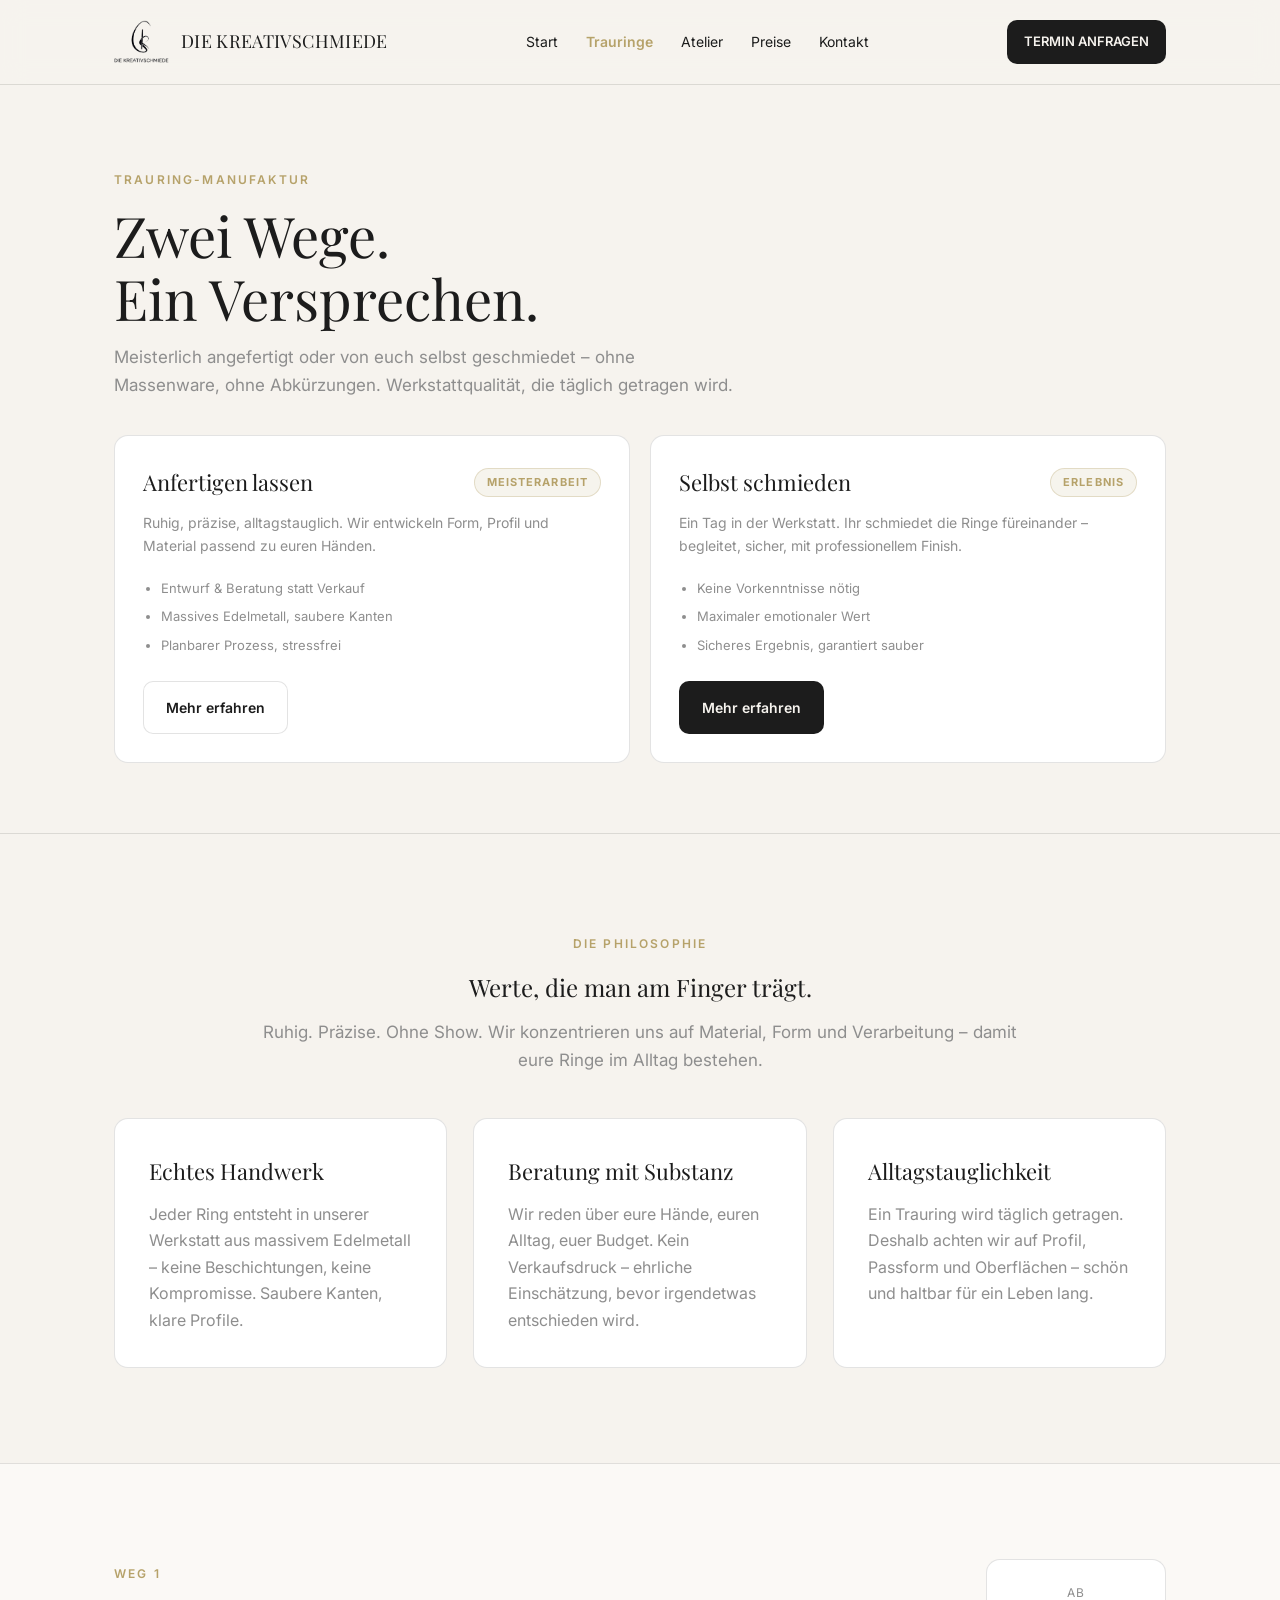
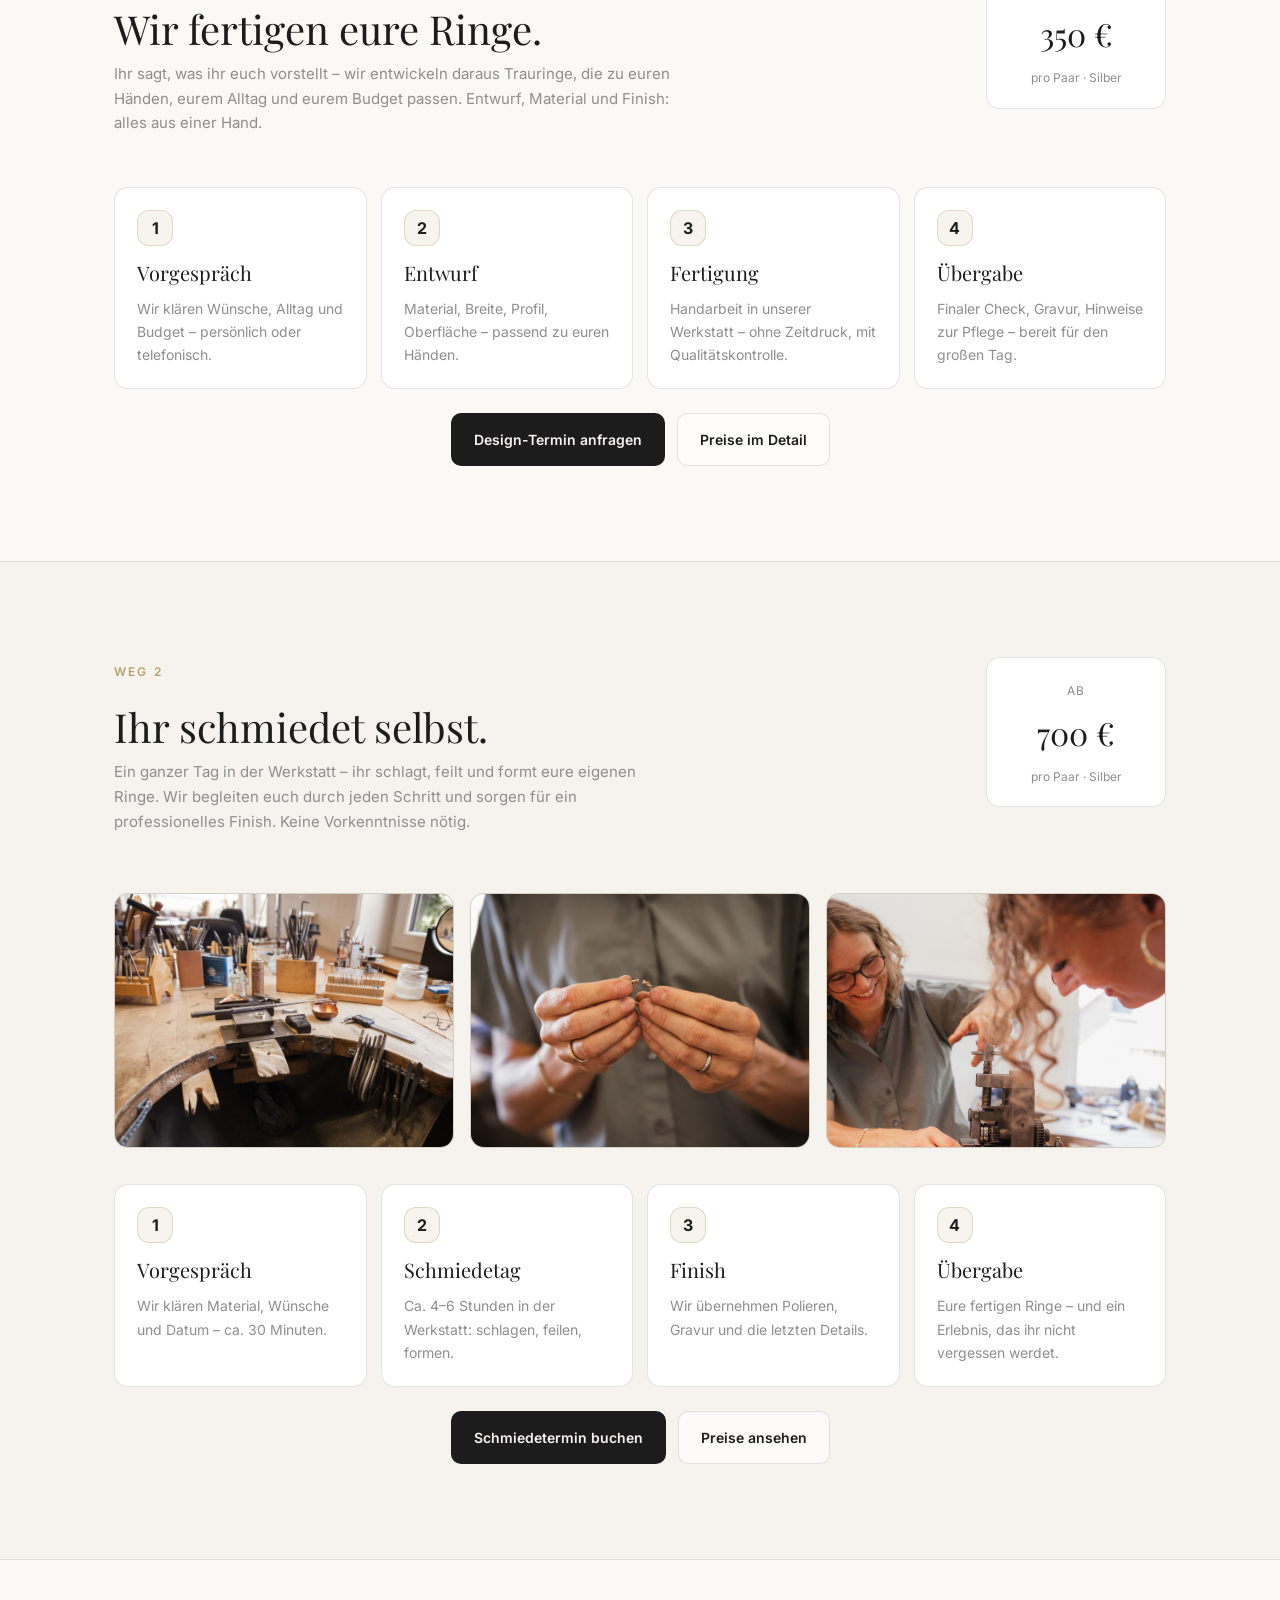
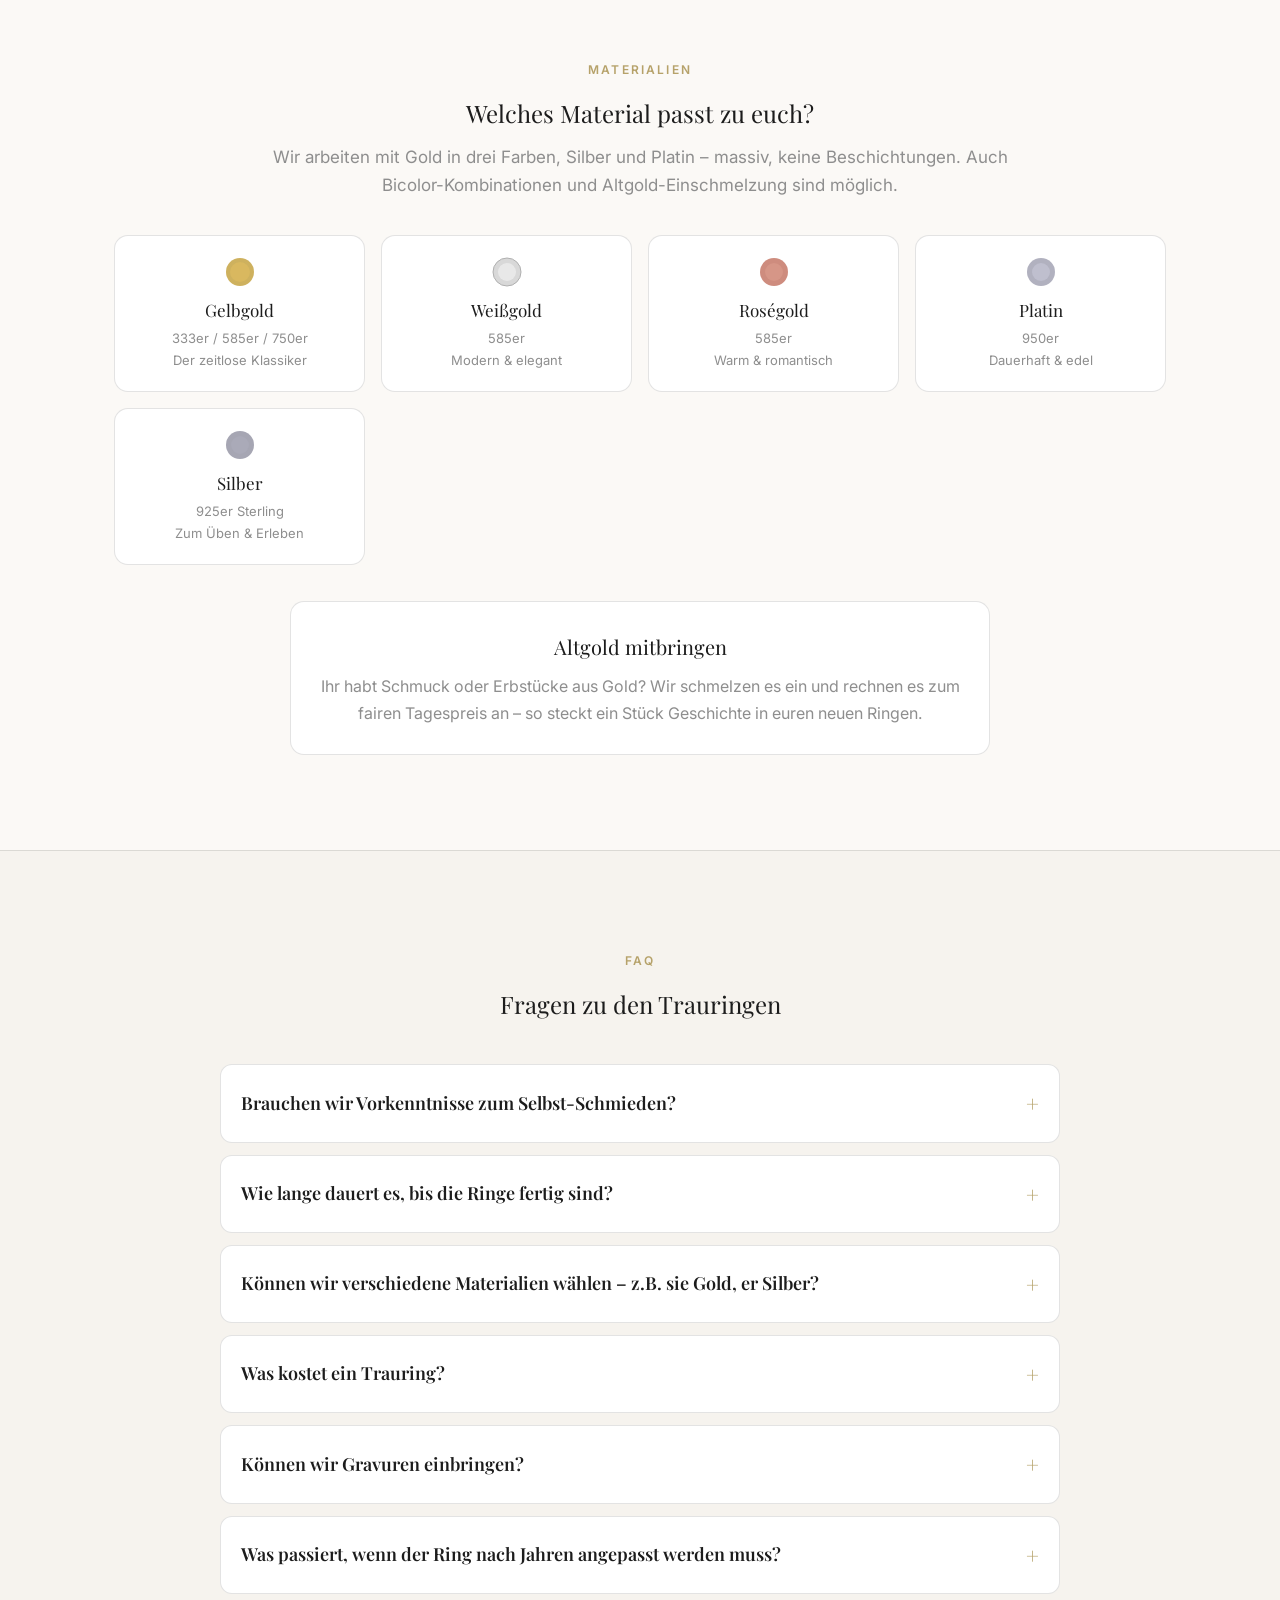
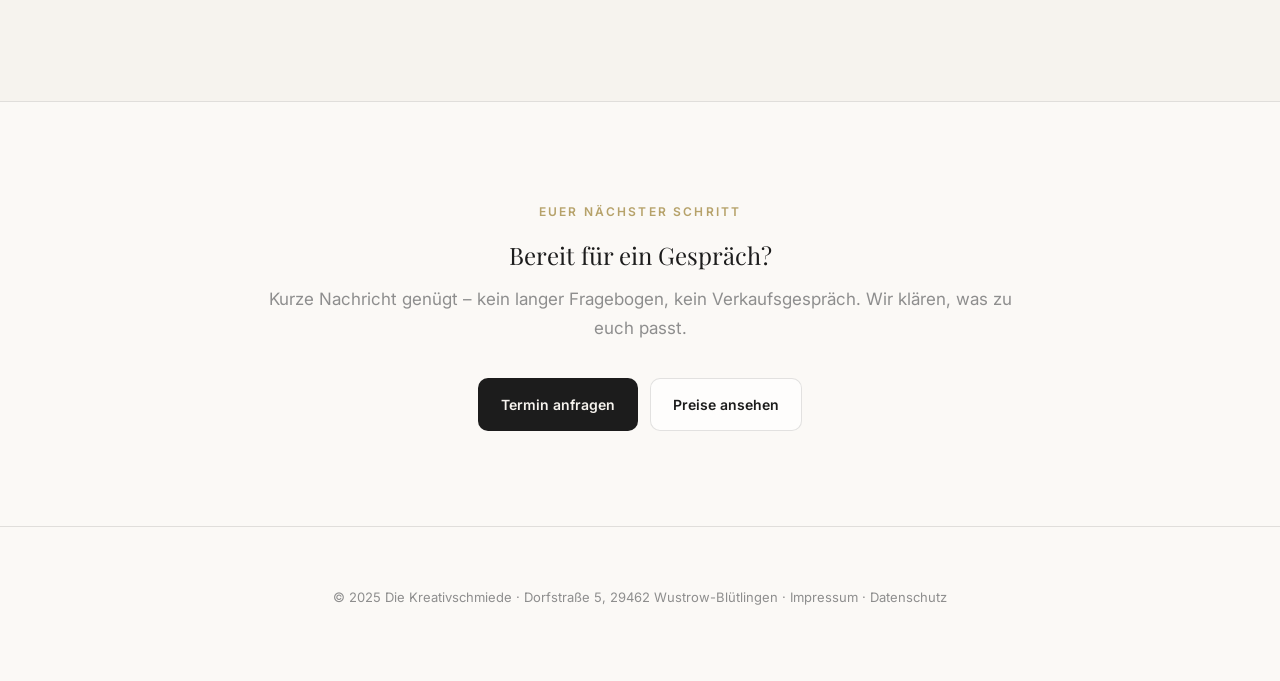
<file: trauringe.html>
<!doctype html>
<html lang="de">
<head>
  <meta charset="utf-8" />
  <meta name="viewport" content="width=device-width, initial-scale=1" />
  <title>Trauringe anfertigen oder selbst schmieden | Die Kreativschmiede</title>
  <meta name="description" content="Trauringe anfertigen lassen ab 350 € oder selbst schmieden ab 700 € – Werkstattqualität aus Wustrow-Blütlingen. Kein Verkaufsdruck, echtes Handwerk seit 3 Generationen." />
  <link rel="canonical" href="https://www.die-kreativ-schmiede.de/trauringe.html" />

  <link rel="preconnect" href="https://fonts.googleapis.com" />
  <link rel="preconnect" href="https://fonts.gstatic.com" crossorigin />

  <!-- Open Graph -->
  <meta property="og:type" content="website" />
  <meta property="og:url" content="https://www.die-kreativ-schmiede.de/trauringe.html" />
  <meta property="og:title" content="Trauringe – Die Kreativschmiede Wustrow-Blütlingen" />
  <meta property="og:description" content="Zwei Wege zum Trauring: anfertigen lassen oder selbst schmieden. Werkstattqualität ohne Massenware." />
  <meta property="og:image" content="https://www.die-kreativ-schmiede.de/images/workshop-hands.jpg" />
  <meta property="og:locale" content="de_DE" />
  <meta property="og:site_name" content="Die Kreativschmiede" />
  <meta name="twitter:card" content="summary_large_image" />

  <!-- Structured Data: Service -->
  <script type="application/ld+json">
  {
    "@context": "https://schema.org",
    "@type": "Service",
    "name": "Trauringe – Die Kreativschmiede",
    "provider": {
      "@type": "JewelryStore",
      "name": "Die Kreativschmiede",
      "url": "https://www.die-kreativ-schmiede.de"
    },
    "description": "Trauringe anfertigen lassen oder selbst schmieden. Zwei Wege, ein Versprechen: Werkstattqualität ohne Massenware.",
    "offers": [
      {
        "@type": "Offer",
        "name": "Trauringe anfertigen lassen",
        "price": "350",
        "priceCurrency": "EUR",
        "description": "Meisterlich angefertigte Trauringe – ab 350 € pro Paar in Silber."
      },
      {
        "@type": "Offer",
        "name": "Trauringe selbst schmieden",
        "price": "700",
        "priceCurrency": "EUR",
        "description": "Trauringe selbst schmieden mit professioneller Begleitung – ab 700 € pro Paar in Silber."
      }
    ]
  }
  </script>

  <link rel="stylesheet" href="css/style.css" />

  <style>
    /* ---- Page-specific ---- */

    /* Hero */
    .trauringe-hero {
      padding: 80px 0 70px;
    }
    .trauringe-hero h1 {
      font-size: clamp(34px, 5vw, 56px);
      line-height: 1.12;
      margin-bottom: 14px;
      max-width: 720px;
    }
    .trauringe-hero > .wrap > p {
      color: var(--muted);
      font-size: 17px;
      max-width: 620px;
      margin: 0 0 36px;
    }

    /* Decision cards (zwei Wege im Hero) */
    .decision-grid {
      display: grid;
      grid-template-columns: 1fr 1fr;
      gap: 20px;
      margin-top: 10px;
    }

    .decision-card {
      background: var(--surface);
      border: 1px solid var(--line);
      border-radius: var(--radius);
      padding: 28px;
      display: flex;
      flex-direction: column;
      gap: 10px;
      transition: box-shadow 0.25s, border-color 0.25s;
    }
    .decision-card:hover {
      box-shadow: var(--shadow);
      border-color: rgba(182,162,106,0.55);
    }

    .decision-top {
      display: flex;
      align-items: center;
      justify-content: space-between;
      gap: 10px;
    }
    .decision-top h3 { font-size: 22px; }

    .chip {
      background: var(--accent-soft);
      color: var(--accent);
      border: 1px solid rgba(182,162,106,0.3);
      border-radius: 999px;
      padding: 4px 12px;
      font-size: 11px;
      font-weight: 700;
      text-transform: uppercase;
      letter-spacing: 0.1em;
      white-space: nowrap;
    }

    .decision-bullets {
      color: var(--muted);
      font-size: 13px;
      padding-left: 18px;
      margin: 4px 0 8px;
    }
    .decision-bullets li { margin: 7px 0; }

    /* Path detail sections */
    .path-section {
      background: var(--surface-2);
    }

    .path-header {
      display: flex;
      align-items: flex-start;
      justify-content: space-between;
      gap: 24px;
      margin-bottom: 36px;
      flex-wrap: wrap;
    }

    .path-header .meta { flex: 1; min-width: 280px; }
    .path-header .meta h2 { font-size: clamp(28px, 4vw, 40px); margin-top: 8px; line-height: 1.15; }
    .path-header .meta p  { color: var(--muted); margin-top: 10px; font-size: 15px; max-width: 560px; }

    .price-badge {
      background: var(--surface);
      border: 1px solid var(--line);
      border-radius: var(--radius);
      padding: 18px 24px;
      text-align: center;
      flex-shrink: 0;
      min-width: 180px;
    }
    .price-badge .from { font-size: 12px; color: var(--muted); text-transform: uppercase; letter-spacing: 0.1em; }
    .price-badge .amount { font-family: 'Playfair Display', serif; font-size: 32px; color: var(--text); display: block; margin: 4px 0 2px; }
    .price-badge .note { font-size: 12px; color: var(--muted); }

    /* Steps horizontal */
    .steps-h {
      display: grid;
      grid-template-columns: repeat(auto-fit, minmax(180px, 1fr));
      gap: 14px;
      margin: 36px 0 24px;
    }

    /* Materials grid */
    .materials {
      display: grid;
      grid-template-columns: repeat(auto-fit, minmax(200px, 1fr));
      gap: 16px;
      margin-top: 36px;
    }
    .material-card {
      background: var(--surface);
      border: 1px solid var(--line);
      border-radius: var(--radius);
      padding: 20px;
      text-align: center;
    }
    .material-card .icon { margin-bottom: 8px; display: flex; justify-content: center; }
    .material-card h4 { font-size: 17px; margin-bottom: 4px; }
    .material-card p { color: var(--muted); font-size: 13px; margin: 0; }

    /* Gallery placeholder */
    .gallery-row {
      display: grid;
      grid-template-columns: repeat(3, 1fr);
      gap: 16px;
      margin-top: 44px;
    }
    .gallery-item {
      border-radius: var(--radius);
      overflow: hidden;
      border: 1px solid var(--line);
      aspect-ratio: 4/3;
      background: var(--accent-soft);
    }
    .gallery-item img {
      width: 100%; height: 100%;
      object-fit: cover; display: block;
    }

    @media (max-width: 900px) {
      .decision-grid { grid-template-columns: 1fr; }
      .path-header { flex-direction: column; }
      .gallery-row { grid-template-columns: 1fr 1fr; }
    }
    @media (max-width: 600px) {
      .gallery-row { grid-template-columns: 1fr; }
      .trauringe-hero { padding: 50px 0 40px; }
    }
  </style>
</head>

<body>

  <!-- NAV -->
  <nav class="nav" aria-label="Hauptnavigation">
    <div class="wrap nav-inner">
      <a href="index.html" class="brand" aria-label="Startseite">
        <img src="images/Kreativschmiede-Logo-transparent%20copy.png" alt="Die Kreativschmiede Logo" class="brand-logo" />
        <span>DIE KREATIVSCHMIEDE</span>
      </a>
      <div class="menu">
        <a href="index.html">Start</a>
        <a href="trauringe.html" class="active">Trauringe</a>
        <a href="atelier.html">Atelier</a>
        <a href="preise.html">Preise</a>
        <a href="kontakt.html">Kontakt</a>
      </div>
      <div class="cta-group">
        <a href="kontakt.html#termin" class="btn btn-primary btn-sm">TERMIN ANFRAGEN</a>
      </div>
    </div>
  </nav>

  <!-- HERO -->
  <header class="trauringe-hero" id="top">
    <div class="wrap">
      <span class="kicker">Trauring-Manufaktur</span>
      <h1>Zwei Wege.<br>Ein Versprechen.</h1>
      <p>Meisterlich angefertigt oder von euch selbst geschmiedet – ohne Massenware, ohne Abkürzungen. Werkstattqualität, die täglich getragen wird.</p>

      <div class="decision-grid" role="group" aria-label="Euren Weg wählen">

        <div class="decision-card">
          <div class="decision-top">
            <h3>Anfertigen lassen</h3>
            <span class="chip">Meisterarbeit</span>
          </div>
          <p style="color: var(--muted); font-size: 14px; margin: 0;">Ruhig, präzise, alltagstauglich. Wir entwickeln Form, Profil und Material passend zu euren Händen.</p>
          <ul class="decision-bullets">
            <li>Entwurf & Beratung statt Verkauf</li>
            <li>Massives Edelmetall, saubere Kanten</li>
            <li>Planbarer Prozess, stressfrei</li>
          </ul>
          <a href="#anfertigen" class="btn btn-outline" style="align-self: flex-start;">Mehr erfahren</a>
        </div>

        <div class="decision-card">
          <div class="decision-top">
            <h3>Selbst schmieden</h3>
            <span class="chip">Erlebnis</span>
          </div>
          <p style="color: var(--muted); font-size: 14px; margin: 0;">Ein Tag in der Werkstatt. Ihr schmiedet die Ringe füreinander – begleitet, sicher, mit professionellem Finish.</p>
          <ul class="decision-bullets">
            <li>Keine Vorkenntnisse nötig</li>
            <li>Maximaler emotionaler Wert</li>
            <li>Sicheres Ergebnis, garantiert sauber</li>
          </ul>
          <a href="#selbst-schmieden" class="btn btn-primary" style="align-self: flex-start;">Mehr erfahren</a>
        </div>

      </div>
    </div>
  </header>

  <!-- PHILOSOPHIE -->
  <section id="philosophie">
    <div class="wrap">
      <div class="center">
        <span class="kicker">Die Philosophie</span>
        <h2>Werte, die man am Finger trägt.</h2>
        <p class="lead">Ruhig. Präzise. Ohne Show. Wir konzentrieren uns auf Material, Form und Verarbeitung – damit eure Ringe im Alltag bestehen.</p>
      </div>

      <div class="grid">
        <div class="card">
          <h3>Echtes Handwerk</h3>
          <p>Jeder Ring entsteht in unserer Werkstatt aus massivem Edelmetall – keine Beschichtungen, keine Kompromisse. Saubere Kanten, klare Profile.</p>
        </div>
        <div class="card">
          <h3>Beratung mit Substanz</h3>
          <p>Wir reden über eure Hände, euren Alltag, euer Budget. Kein Verkaufsdruck – ehrliche Einschätzung, bevor irgendetwas entschieden wird.</p>
        </div>
        <div class="card">
          <h3>Alltagstauglichkeit</h3>
          <p>Ein Trauring wird täglich getragen. Deshalb achten wir auf Profil, Passform und Oberflächen – schön und haltbar für ein Leben lang.</p>
        </div>
      </div>
    </div>
  </section>

  <!-- WEG 1: ANFERTIGEN -->
  <section class="path-section" id="anfertigen">
    <div class="wrap">
      <div class="path-header">
        <div class="meta">
          <span class="kicker">Weg 1</span>
          <h2>Wir fertigen eure Ringe.</h2>
          <p>Ihr sagt, was ihr euch vorstellt – wir entwickeln daraus Trauringe, die zu euren Händen, eurem Alltag und eurem Budget passen. Entwurf, Material und Finish: alles aus einer Hand.</p>
        </div>
        <div class="price-badge">
          <span class="from">ab</span>
          <span class="amount">350 €</span>
          <span class="note">pro Paar · Silber</span>
        </div>
      </div>

      <div class="steps-h">
        <div class="step">
          <div class="num">1</div>
          <h3>Vorgespräch</h3>
          <p>Wir klären Wünsche, Alltag und Budget – persönlich oder telefonisch.</p>
        </div>
        <div class="step">
          <div class="num">2</div>
          <h3>Entwurf</h3>
          <p>Material, Breite, Profil, Oberfläche – passend zu euren Händen.</p>
        </div>
        <div class="step">
          <div class="num">3</div>
          <h3>Fertigung</h3>
          <p>Handarbeit in unserer Werkstatt – ohne Zeitdruck, mit Qualitätskontrolle.</p>
        </div>
        <div class="step">
          <div class="num">4</div>
          <h3>Übergabe</h3>
          <p>Finaler Check, Gravur, Hinweise zur Pflege – bereit für den großen Tag.</p>
        </div>
      </div>

      <div class="cta-group" style="margin-top: 10px;">
        <a href="kontakt.html#termin" class="btn btn-primary">Design-Termin anfragen</a>
        <a href="preise.html" class="btn btn-outline">Preise im Detail</a>
      </div>
    </div>
  </section>

  <!-- WEG 2: SELBST SCHMIEDEN -->
  <section id="selbst-schmieden">
    <div class="wrap">
      <div class="path-header">
        <div class="meta">
          <span class="kicker">Weg 2</span>
          <h2>Ihr schmiedet selbst.</h2>
          <p>Ein ganzer Tag in der Werkstatt – ihr schlagt, feilt und formt eure eigenen Ringe. Wir begleiten euch durch jeden Schritt und sorgen für ein professionelles Finish. Keine Vorkenntnisse nötig.</p>
        </div>
        <div class="price-badge">
          <span class="from">ab</span>
          <span class="amount">700 €</span>
          <span class="note">pro Paar · Silber</span>
        </div>
      </div>

      <div class="gallery-row">
        <div class="gallery-item">
          <img src="images/workshop-detail.jpg" alt="Werkzeug in der Goldschmiedewerkstatt der Kreativschmiede" width="3600" height="2369" loading="lazy" />
        </div>
        <div class="gallery-item">
          <img src="images/workshop-hands.jpg" alt="Hände beim Goldschmieden – Selbst-Schmieden-Erlebnis" width="3600" height="2400" loading="lazy" />
        </div>
        <div class="gallery-item">
          <img src="images/EG_02512.jpeg" alt="Handarbeit in der Kreativschmiede Wustrow-Blütlingen" width="2400" height="3600" loading="lazy" />
        </div>
      </div>

      <div class="steps-h" style="margin-top: 36px;">
        <div class="step">
          <div class="num">1</div>
          <h3>Vorgespräch</h3>
          <p>Wir klären Material, Wünsche und Datum – ca. 30 Minuten.</p>
        </div>
        <div class="step">
          <div class="num">2</div>
          <h3>Schmiedetag</h3>
          <p>Ca. 4–6 Stunden in der Werkstatt: schlagen, feilen, formen.</p>
        </div>
        <div class="step">
          <div class="num">3</div>
          <h3>Finish</h3>
          <p>Wir übernehmen Polieren, Gravur und die letzten Details.</p>
        </div>
        <div class="step">
          <div class="num">4</div>
          <h3>Übergabe</h3>
          <p>Eure fertigen Ringe – und ein Erlebnis, das ihr nicht vergessen werdet.</p>
        </div>
      </div>

      <div class="cta-group" style="margin-top: 10px;">
        <a href="kontakt.html#termin" class="btn btn-primary">Schmiedetermin buchen</a>
        <a href="preise.html" class="btn btn-outline">Preise ansehen</a>
      </div>
    </div>
  </section>

  <!-- MATERIALIEN -->
  <section style="background: var(--surface-2);" id="materialien">
    <div class="wrap">
      <div class="center">
        <span class="kicker">Materialien</span>
        <h2>Welches Material passt zu euch?</h2>
        <p class="lead">Wir arbeiten mit Gold in drei Farben, Silber und Platin – massiv, keine Beschichtungen. Auch Bicolor-Kombinationen und Altgold-Einschmelzung sind möglich.</p>
      </div>

      <div class="materials">
        <div class="material-card">
          <div class="icon">
            <svg viewBox="0 0 32 32" width="32" height="32" aria-hidden="true"><circle cx="16" cy="16" r="14" fill="#C9A84C" opacity="0.9"/><circle cx="16" cy="16" r="10" fill="#E4C060" opacity="0.5"/></svg>
          </div>
          <h4>Gelbgold</h4>
          <p>333er / 585er / 750er<br>Der zeitlose Klassiker</p>
        </div>
        <div class="material-card">
          <div class="icon">
            <svg viewBox="0 0 32 32" width="32" height="32" aria-hidden="true"><circle cx="16" cy="16" r="14" fill="#D8D8D8" stroke="#B0B0B0" stroke-width="1"/><circle cx="16" cy="16" r="9" fill="#EFEFEF" opacity="0.7"/></svg>
          </div>
          <h4>Weißgold</h4>
          <p>585er<br>Modern & elegant</p>
        </div>
        <div class="material-card">
          <div class="icon">
            <svg viewBox="0 0 32 32" width="32" height="32" aria-hidden="true"><circle cx="16" cy="16" r="14" fill="#C98070" opacity="0.9"/><circle cx="16" cy="16" r="9" fill="#DDA090" opacity="0.5"/></svg>
          </div>
          <h4>Roségold</h4>
          <p>585er<br>Warm & romantisch</p>
        </div>
        <div class="material-card">
          <div class="icon">
            <svg viewBox="0 0 32 32" width="32" height="32" aria-hidden="true"><circle cx="16" cy="16" r="14" fill="#A8A8B8" opacity="0.9"/><circle cx="16" cy="16" r="9" fill="#C8C8D8" opacity="0.6"/></svg>
          </div>
          <h4>Platin</h4>
          <p>950er<br>Dauerhaft & edel</p>
        </div>
        <div class="material-card">
          <div class="icon">
            <svg viewBox="0 0 32 32" width="32" height="32" aria-hidden="true"><circle cx="16" cy="16" r="14" fill="#9090A0" opacity="0.8"/><circle cx="16" cy="16" r="9" fill="#ADADBD" opacity="0.5"/></svg>
          </div>
          <h4>Silber</h4>
          <p>925er Sterling<br>Zum Üben & Erleben</p>
        </div>
      </div>

      <div style="max-width: 700px; margin: 36px auto 0; background: var(--surface); border: 1px solid var(--line); border-radius: var(--radius); padding: 28px; text-align: center;">
        <h3 style="font-size: 20px; margin-bottom: 10px;">Altgold mitbringen</h3>
        <p style="color: var(--muted); margin: 0;">Ihr habt Schmuck oder Erbstücke aus Gold? Wir schmelzen es ein und rechnen es zum fairen Tagespreis an – so steckt ein Stück Geschichte in euren neuen Ringen.</p>
      </div>
    </div>
  </section>

  <!-- FAQ -->
  <section id="faq">
    <div class="wrap">
      <div class="center">
        <span class="kicker">FAQ</span>
        <h2>Fragen zu den Trauringen</h2>
      </div>
      <div class="faq-container">
        <details>
          <summary>Brauchen wir Vorkenntnisse zum Selbst-Schmieden?</summary>
          <p>Nein. Wir begleiten euch durch jeden Schritt – von der Materialkunde bis zum Finish. Alles was ihr braucht, ist Lust auf Handwerk und ca. einen ganzen Tag Zeit.</p>
        </details>
        <details>
          <summary>Wie lange dauert es, bis die Ringe fertig sind?</summary>
          <p>Bei Anfertigung: In der Regel 1–2 Wochen nach dem Designgespräch. Beim Selbst-Schmieden: ihr nehmt die Ringe am Schmiedetag mit. Plant für Gravur oder Nachbearbeitung einen zusätzlichen Tag ein.</p>
        </details>
        <details>
          <summary>Können wir verschiedene Materialien wählen – z.B. sie Gold, er Silber?</summary>
          <p>Ja, das ist möglich. Wir beraten euch, welche Kombinationen gut zusammenpassen und alltagstauglich sind.</p>
        </details>
        <details>
          <summary>Was kostet ein Trauring?</summary>
          <p>Anfertigung startet ab 350 € pro Paar (Silber), Selbst-Schmieden ab 700 € pro Paar (Silber). Goldpreise abhängig vom Tagespreis, Breite und Gewicht. Alle Details auf unserer Preisseite.</p>
        </details>
        <details>
          <summary>Können wir Gravuren einbringen?</summary>
          <p>Ja – Datum, Namen, Koordinaten oder eine persönliche Botschaft. Gravur kann innen oder außen angebracht werden, auch als Handschrift.</p>
        </details>
        <details>
          <summary>Was passiert, wenn der Ring nach Jahren angepasst werden muss?</summary>
          <p>Wir sind auch nach Jahren für euch da. Größenanpassungen, Politur und kleinere Reparaturen gehören zu unserem Service.</p>
        </details>
      </div>
    </div>
  </section>

  <!-- CTA -->
  <section style="background: var(--surface-2);" id="termin">
    <div class="wrap">
      <div class="center">
        <span class="kicker">Euer nächster Schritt</span>
        <h2>Bereit für ein Gespräch?</h2>
        <p class="lead">Kurze Nachricht genügt – kein langer Fragebogen, kein Verkaufsgespräch. Wir klären, was zu euch passt.</p>
      </div>
      <div class="cta-group" style="margin-top: 36px;">
        <a href="kontakt.html#termin" class="btn btn-primary">Termin anfragen</a>
        <a href="preise.html" class="btn btn-outline">Preise ansehen</a>
      </div>
    </div>
  </section>

  <footer>
    <div class="wrap">
      <p>&copy; 2025 Die Kreativschmiede · Dorfstraße 5, 29462 Wustrow-Blütlingen ·
        <a href="impressum.html">Impressum</a> · <a href="datenschutz.html">Datenschutz</a>
      </p>
    </div>
  </footer>

</body>
</html>
</file>
<file: css/style.css>
/* ============================================================
   DIE KREATIVSCHMIEDE – Shared Stylesheet
   Palette: Ivory · Anthrazit · Gold
   Fonts: Playfair Display (serif) · Inter (sans)
   ============================================================ */

@import url('https://fonts.googleapis.com/css2?family=Playfair+Display:wght@400;600&family=Inter:wght@300;400;600&display=swap');

/* ---------- Design Tokens ---------- */
:root {
  --anthracite:   #1C1C1C;
  --ivory:        #F6F3EE;
  --gold:         #B6A26A;
  --stone:        #8E8E8E;
  --sage:         #8FAE9E;

  --bg:           var(--ivory);
  --surface:      #FFFFFF;
  --surface-2:    #FBF9F6;

  --text:         var(--anthracite);
  --muted:        var(--stone);
  --accent:       var(--gold);
  --accent-soft:  rgba(182, 162, 106, 0.12);

  --line:         rgba(28, 28, 28, 0.12);
  --radius:       14px;
  --shadow:       0 12px 40px rgba(28, 28, 28, 0.08);
}

/* ---------- Reset & Base ---------- */
*, *::before, *::after { box-sizing: border-box; }

body {
  margin: 0;
  font-family: 'Inter', sans-serif;
  background: var(--bg);
  color: var(--text);
  line-height: 1.65;
  scroll-behavior: smooth;
}

h1, h2, h3, h4 {
  font-family: 'Playfair Display', serif;
  font-weight: 400;
  margin: 0;
  color: var(--text);
}

p { margin: 0 0 1em; }
a { color: var(--accent); }
img { max-width: 100%; display: block; }

/* ---------- Layout ---------- */
.wrap {
  max-width: 1100px;
  margin: 0 auto;
  padding: 0 24px;
}

.center { text-align: center; }

.lead {
  color: var(--muted);
  margin: 10px auto 0;
  max-width: 760px;
  font-size: 17px;
}

section {
  padding: 95px 0;
  border-top: 1px solid var(--line);
}

/* ---------- Navigation ---------- */
.nav {
  position: sticky;
  top: 0;
  z-index: 100;
  background: rgba(246, 243, 238, 0.92);
  backdrop-filter: blur(12px);
  -webkit-backdrop-filter: blur(12px);
  border-bottom: 1px solid var(--line);
}

.nav-inner {
  display: flex;
  align-items: center;
  justify-content: space-between;
  height: 84px;
  gap: 18px;
}

.brand {
  display: flex;
  align-items: center;
  gap: 12px;
  text-decoration: none;
  color: var(--text);
  min-width: 220px;
  flex-shrink: 0;
}

.brand-logo {
  height: 44px;
  width: auto;
  display: block;
  flex-shrink: 0;
}

.brand span {
  font-family: 'Playfair Display', serif;
  font-size: 18px;
  letter-spacing: 0.02em;
}

.menu {
  display: flex;
  gap: 4px;
  align-items: center;
  font-size: 14px;
  flex-wrap: wrap;
  justify-content: center;
}

.menu a {
  text-decoration: none;
  color: var(--text);
  padding: 10px 12px;
  border-radius: 10px;
  transition: background 0.2s;
}

.menu a:hover { background: rgba(28, 28, 28, 0.05); }
.menu a.active { color: var(--accent); font-weight: 600; }

/* ---------- Buttons ---------- */
.cta-group {
  display: flex;
  gap: 12px;
  justify-content: center;
  flex-wrap: wrap;
}

.btn {
  padding: 14px 22px;
  border-radius: 10px;
  text-decoration: none;
  font-weight: 600;
  transition: transform 0.25s, filter 0.25s, background 0.25s, border-color 0.25s;
  display: inline-block;
  font-size: 14px;
  border: 1px solid transparent;
  text-align: center;
  white-space: nowrap;
  cursor: pointer;
  font-family: 'Inter', sans-serif;
}

.btn-primary {
  background: var(--anthracite);
  color: var(--ivory);
}
.btn-primary:hover {
  transform: translateY(-1px);
  filter: brightness(1.08);
}

.btn-outline {
  border: 1px solid var(--line);
  color: var(--text);
  background: rgba(255, 255, 255, 0.65);
}
.btn-outline:hover {
  border-color: rgba(28, 28, 28, 0.22);
  background: rgba(255, 255, 255, 0.92);
  transform: translateY(-1px);
}

.btn-sm {
  padding: 10px 16px;
  font-size: 13px;
}

/* ---------- Kicker (Label über Überschriften) ---------- */
.kicker {
  color: var(--accent);
  text-transform: uppercase;
  letter-spacing: 0.18em;
  font-size: 12px;
  font-weight: 600;
  margin-bottom: 14px;
  display: inline-block;
}

/* ---------- Cards ---------- */
.card {
  background: var(--surface);
  padding: 34px;
  border-radius: var(--radius);
  border: 1px solid var(--line);
  transition: box-shadow 0.25s, transform 0.25s, border-color 0.25s;
}
.card:hover {
  box-shadow: var(--shadow);
  transform: translateY(-2px);
  border-color: rgba(182, 162, 106, 0.55);
}
.card h3 { font-size: 22px; margin-bottom: 12px; }
.card p  { color: var(--muted); margin: 0; }

/* ---------- Grid ---------- */
.grid {
  display: grid;
  grid-template-columns: repeat(auto-fit, minmax(260px, 1fr));
  gap: 26px;
  margin-top: 44px;
}

/* ---------- Split (2-column) ---------- */
.split {
  display: grid;
  grid-template-columns: 1fr 1fr;
  gap: 34px;
  align-items: center;
  margin-top: 44px;
}

/* ---------- Media boxes ---------- */
.media {
  border-radius: var(--radius);
  overflow: hidden;
  border: 1px solid var(--line);
  box-shadow: var(--shadow);
  min-height: 360px;
  background: rgba(255, 255, 255, 0.65);
}
.media img {
  width: 100%;
  height: 100%;
  object-fit: cover;
  display: block;
}

/* ---------- Steps ---------- */
.steps {
  display: grid;
  grid-template-columns: repeat(auto-fit, minmax(220px, 1fr));
  gap: 18px;
  margin-top: 44px;
}

.step {
  background: var(--surface);
  border: 1px solid var(--line);
  border-radius: var(--radius);
  padding: 22px;
  transition: box-shadow 0.25s, transform 0.25s, border-color 0.25s;
}
.step:hover {
  box-shadow: var(--shadow);
  transform: translateY(-2px);
  border-color: rgba(182, 162, 106, 0.55);
}

.step .num {
  width: 36px; height: 36px;
  border-radius: 12px;
  display: inline-flex;
  align-items: center;
  justify-content: center;
  background: var(--accent-soft);
  color: var(--text);
  font-weight: 700;
  margin-bottom: 10px;
  border: 1px solid rgba(182, 162, 106, 0.35);
}

.step h3 { font-size: 20px; margin-bottom: 8px; }
.step p  { color: var(--muted); margin: 0; font-size: 14px; }

/* ---------- Testimonials ---------- */
.quotes {
  display: grid;
  grid-template-columns: repeat(auto-fit, minmax(280px, 1fr));
  gap: 18px;
  margin-top: 44px;
}

.quote {
  background: var(--surface);
  border: 1px solid var(--line);
  border-radius: var(--radius);
  padding: 22px;
  transition: box-shadow 0.25s, transform 0.25s, border-color 0.25s;
}
.quote:hover {
  box-shadow: var(--shadow);
  transform: translateY(-2px);
  border-color: rgba(182, 162, 106, 0.55);
}
.quote p   { color: var(--muted); margin: 0 0 12px; }
.quote .who { color: var(--text); font-weight: 600; font-size: 13px; }

/* ---------- FAQ ---------- */
.faq-container { max-width: 840px; margin: 40px auto 0; }

details {
  background: var(--surface);
  margin-bottom: 12px;
  border-radius: 12px;
  border: 1px solid var(--line);
  overflow: hidden;
}
details[open] { border-color: rgba(182, 162, 106, 0.4); }

summary {
  padding: 20px;
  cursor: pointer;
  font-weight: 600;
  font-family: 'Playfair Display', serif;
  font-size: 18px;
  list-style: none;
  display: flex;
  justify-content: space-between;
  align-items: center;
}
summary::-webkit-details-marker { display: none; }
summary::after { content: '+'; color: var(--accent); font-size: 22px; font-weight: 300; }
details[open] summary::after { content: '−'; }

details p { padding: 0 20px 20px; color: var(--muted); margin: 0; }

/* ---------- Micro-pills (Trust signals) ---------- */
.micro-proof { display: flex; gap: 12px; flex-wrap: wrap; margin-top: 18px; }

.micro-pill {
  display: inline-flex;
  align-items: center;
  gap: 10px;
  padding: 10px 12px;
  border-radius: 999px;
  border: 1px solid var(--line);
  background: rgba(255, 255, 255, 0.65);
  font-size: 13px;
  color: var(--muted);
}

.dot {
  width: 8px; height: 8px;
  border-radius: 50%;
  background: var(--accent);
  box-shadow: 0 0 0 4px var(--accent-soft);
  flex-shrink: 0;
}

/* ---------- Footer ---------- */
footer {
  padding: 60px 0;
  text-align: center;
  color: var(--muted);
  font-size: 13px;
  background: var(--surface-2);
  border-top: 1px solid var(--line);
}
footer a { color: var(--muted); text-decoration: none; transition: color 0.2s; }
footer a:hover { color: var(--text); }

/* ---------- Focus Visible ---------- */
:focus-visible {
  outline: 2px solid var(--accent);
  outline-offset: 3px;
  border-radius: 6px;
}

.btn:focus-visible { outline-offset: 4px; }
summary:focus-visible { outline-offset: 2px; }

/* ---------- Responsive ---------- */
@media (max-width: 900px) {
  .split { grid-template-columns: 1fr; }
}

@media (max-width: 768px) {
  .nav-inner {
    height: auto;
    padding: 14px 0;
    flex-direction: column;
    gap: 10px;
  }
  .brand { min-width: unset; }
  .menu { gap: 2px; }
  section { padding: 70px 0; }
  .grid { grid-template-columns: 1fr; }
}

/* ---------- Reduced Motion ---------- */
@media (prefers-reduced-motion: reduce) {
  *, *::before, *::after {
    animation-duration: 0.01ms !important;
    animation-iteration-count: 1 !important;
    transition-duration: 0.01ms !important;
    scroll-behavior: auto !important;
  }
  body { scroll-behavior: auto; }
}
</file>
